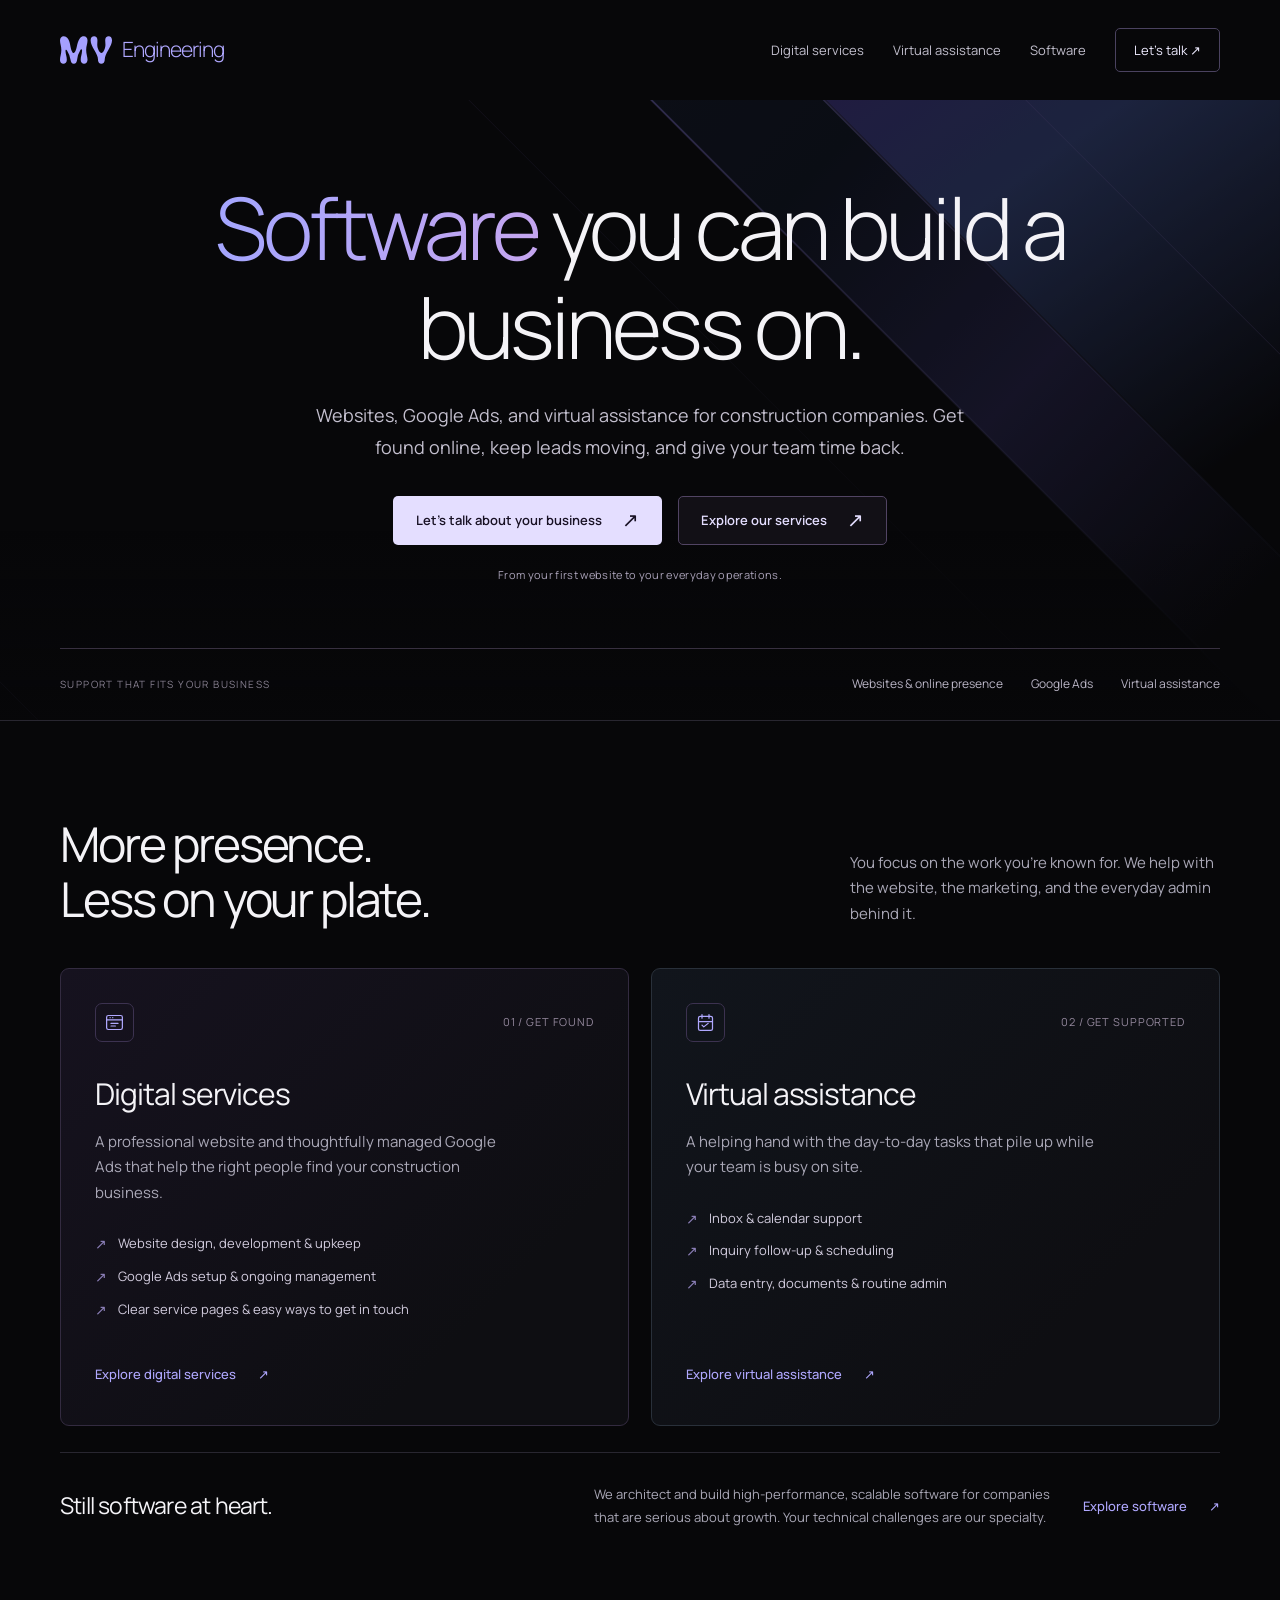
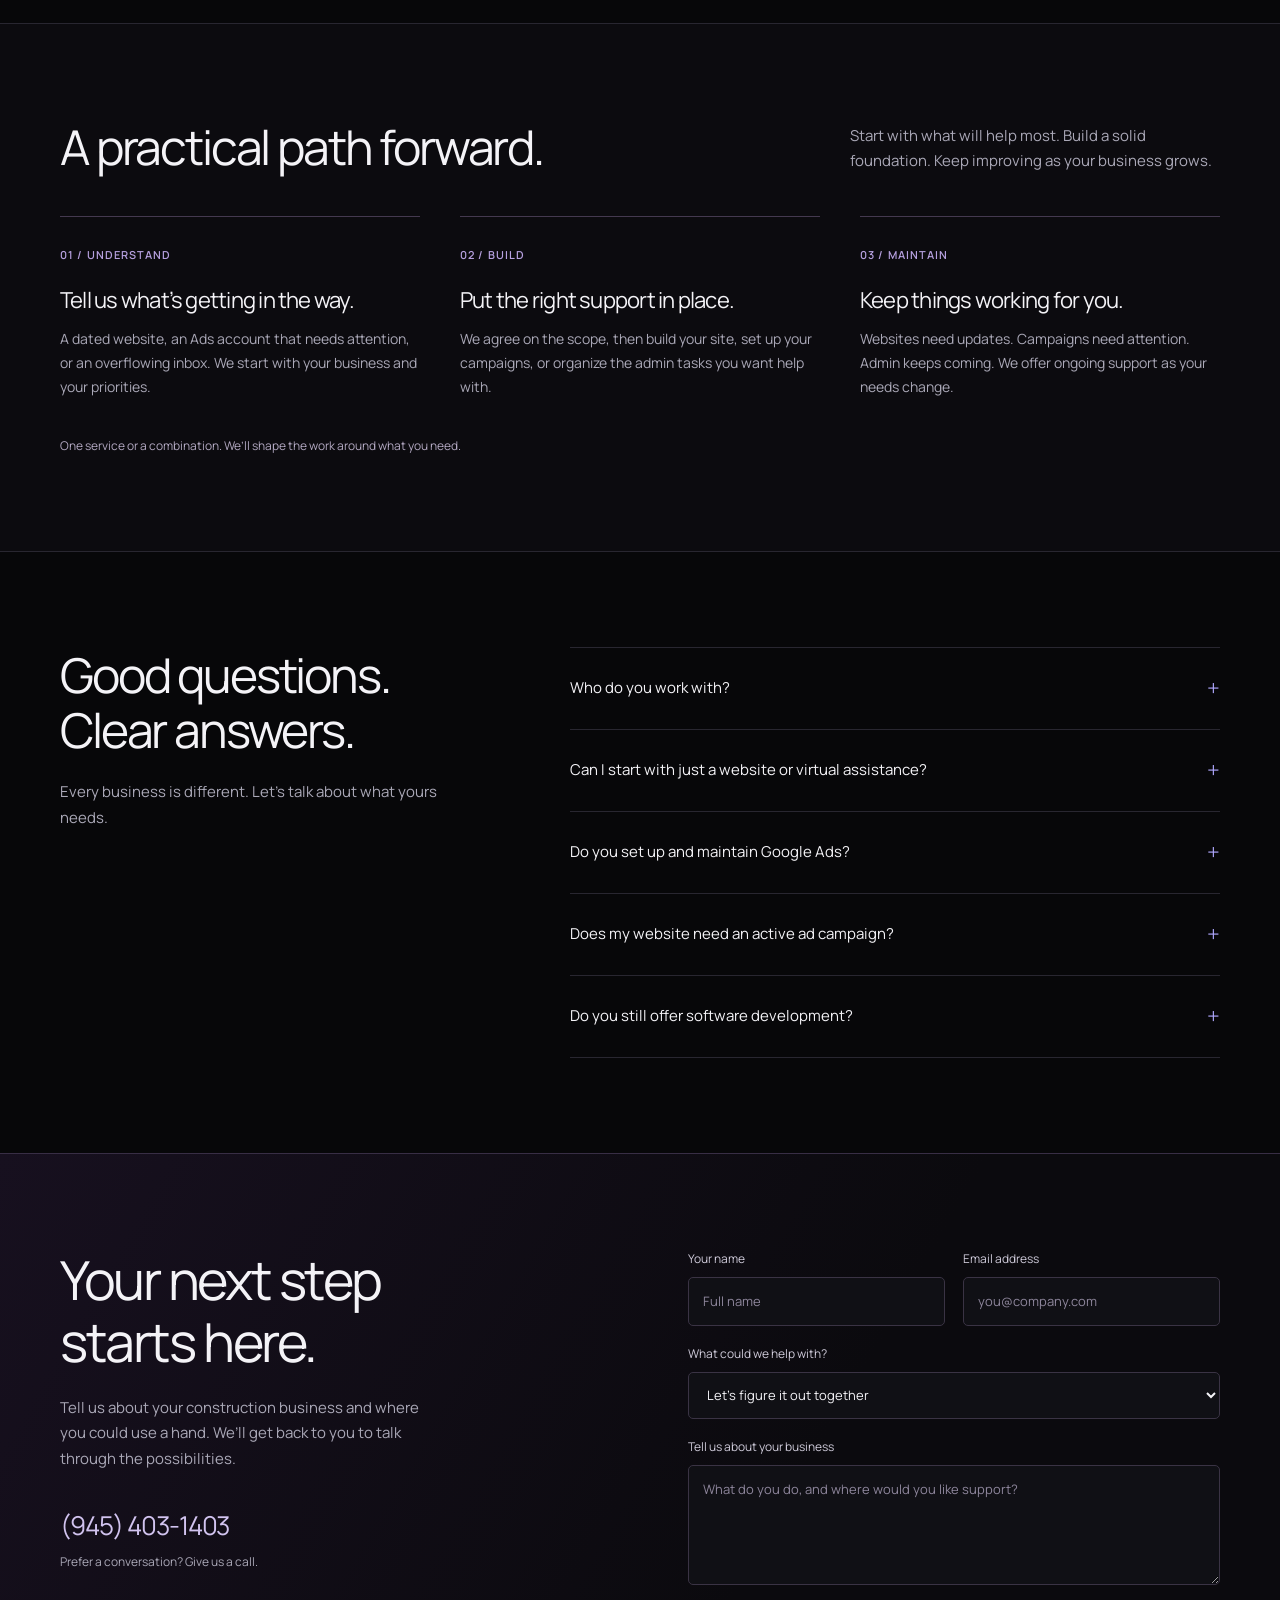
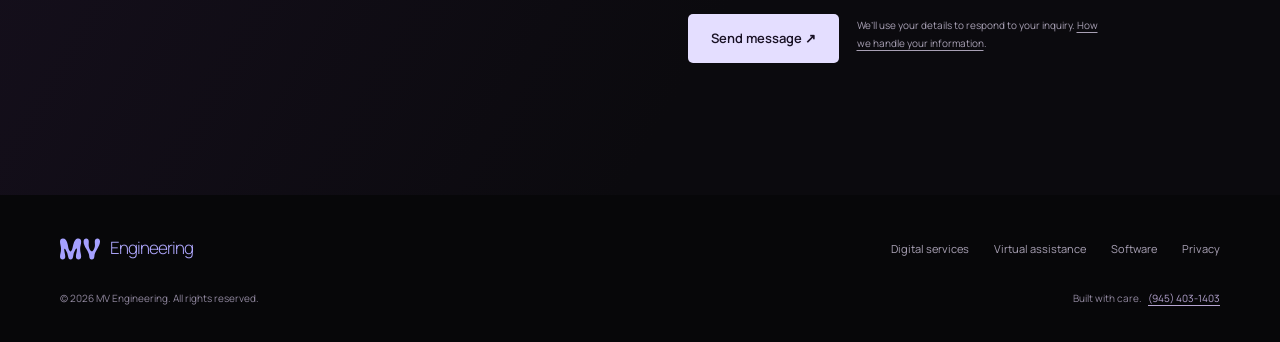
<file: index.html>
<!doctype html>
<html lang="en"><head>
<meta charset="utf-8"><meta name="viewport" content="width=device-width,initial-scale=1"><meta name="theme-color" content="#070709">
<title>Construction Websites, Google Ads &amp; VA | MV Engineering</title><meta name="description" content="Websites, Google Ads setup and management, and virtual assistance for small and midsize construction companies. Build your web presence with MV Engineering."><meta name="robots" content="index,follow,max-image-preview:large">
<link rel="canonical" href="https://mvengineering.dev/"><link rel="icon" type="image/svg+xml" href="/assets/logo.svg">
<link rel="preload" as="font" type="font/woff2" href="/assets/manrope-latin.woff2" crossorigin><link rel="stylesheet" href="/assets/site.css">
<meta property="og:type" content="website"><meta property="og:site_name" content="MV Engineering"><meta property="og:locale" content="en_US"><meta property="og:title" content="Construction Websites, Google Ads &amp; VA | MV Engineering"><meta property="og:description" content="Websites, Google Ads setup and management, and virtual assistance for small and midsize construction companies. Build your web presence with MV Engineering."><meta property="og:url" content="https://mvengineering.dev/"><meta property="og:image" content="https://mvengineering.dev/social-card.png"><meta property="og:image:width" content="1200"><meta property="og:image:height" content="630"><meta property="og:image:alt" content="MV Engineering — websites, Google Ads and virtual assistance for construction businesses."><meta name="twitter:card" content="summary_large_image">
<script type="application/ld+json">[{"@context":"https://schema.org","@type":"Organization","@id":"https://mvengineering.dev/#organization","name":"MV Engineering","url":"https://mvengineering.dev/","logo":"https://mvengineering.dev/assets/logo.svg","telephone":"+19454031403","description":"Websites, Google Ads setup and management, virtual assistance, and software services for small and midsize construction businesses.","hasOfferCatalog":{"@type":"OfferCatalog","name":"MV Engineering services","itemListElement":[{"@type":"OfferCatalog","name":"Digital services","itemListElement":[{"@type":"Service","name":"Construction company websites","url":"https://mvengineering.dev/construction-digital-services/"},{"@type":"Service","name":"Google Ads setup and management","url":"https://mvengineering.dev/construction-digital-services/"}]},{"@type":"Service","name":"Virtual assistance for construction businesses","url":"https://mvengineering.dev/virtual-assistance/"},{"@type":"Service","name":"Software and automation","url":"https://mvengineering.dev/software/"}]}},{"@context":"https://schema.org","@type":"WebPage","@id":"https://mvengineering.dev/#webpage","url":"https://mvengineering.dev/","name":"Construction Websites, Google Ads & VA | MV Engineering","description":"Websites, Google Ads setup and management, and virtual assistance for small and midsize construction companies. Build your web presence with MV Engineering.","isPartOf":{"@id":"https://mvengineering.dev/#website"},"about":{"@id":"https://mvengineering.dev/#organization"}},{"@context":"https://schema.org","@type":"WebSite","@id":"https://mvengineering.dev/#website","name":"MV Engineering","url":"https://mvengineering.dev/","publisher":{"@id":"https://mvengineering.dev/#organization"}}]</script><script src="/assets/site.js" defer></script>
</head><body><a class="skip-link" href="#main">Skip to content</a><header class="header container"><a class="brand" href="/" aria-label="MV Engineering home"><img src="/assets/logo.svg" width="52" height="28" alt=""><span>Engineering</span></a><button class="menu-toggle" type="button" aria-expanded="false" aria-controls="navigation">Menu <span aria-hidden="true">☰</span></button><nav id="navigation" class="nav" aria-label="Main navigation"><a href="/construction-digital-services/">Digital services</a><a href="/virtual-assistance/">Virtual assistance</a><a href="/software/">Software</a><a class="nav-contact" href="/#contact">Let’s talk <span aria-hidden="true">↗</span></a></nav></header><main id="main"><div class="hero-wrap"><div class="hero-art" aria-hidden="true"></div><section class="hero container"><h1><span class="gradient-text">Software</span> you can build a business on.</h1><p class="intro">Websites, Google Ads, and virtual assistance for construction companies. Get found online, keep leads moving, and give your team time back.</p><div class="actions"><a class="button" href="#contact">Let’s talk about your business<span class="arrow" aria-hidden="true">↗</span></a><a class="button secondary" href="#services">Explore our services<span class="arrow" aria-hidden="true">↗</span></a></div><p class="hero-note">From your first website to your everyday operations.</p></section><div class="hero-bottom container"><span class="label">Support that fits your business</span><div class="items"><span>Websites &amp; online presence</span><span>Google Ads</span><span>Virtual assistance</span></div></div></div>
<section class="section container" id="services"><div class="section-top"><div><h2>More presence.<br>Less on your plate.</h2></div><p>You focus on the work you’re known for. We help with the website, the marketing, and the everyday admin behind it.</p></div><div class="services-grid"><article class="service-card"><div class="card-top"><span class="icon-box" aria-hidden="true"><svg viewBox="0 0 24 24" fill="none" stroke="currentColor" stroke-width="1.4" stroke-linecap="round" stroke-linejoin="round"><rect x="3" y="4" width="18" height="16" rx="2"/><path d="M3 9h18M7 6.5h.01M10 6.5h.01M8 13h8M8 16h5"/></svg></span><span class="service-number">01 / GET FOUND</span></div><h3>Digital services</h3><p>A professional website and thoughtfully managed Google Ads that help the right people find your construction business.</p><ul class="service-list"><li>Website design, development &amp; upkeep</li><li>Google Ads setup &amp; ongoing management</li><li>Clear service pages &amp; easy ways to get in touch</li></ul><a class="text-link" href="/construction-digital-services/">Explore digital services <span class="arrow" aria-hidden="true">↗</span></a></article><article class="service-card va"><div class="card-top"><span class="icon-box" aria-hidden="true"><svg viewBox="0 0 24 24" fill="none" stroke="currentColor" stroke-width="1.4" stroke-linecap="round" stroke-linejoin="round"><rect x="4" y="5" width="16" height="16" rx="2"/><path d="M8 3v4M16 3v4M4 11h16M8 15l2 2 5-4"/></svg></span><span class="service-number">02 / GET SUPPORTED</span></div><h3>Virtual assistance</h3><p>A helping hand with the day-to-day tasks that pile up while your team is busy on site.</p><ul class="service-list"><li>Inbox &amp; calendar support</li><li>Inquiry follow-up &amp; scheduling</li><li>Data entry, documents &amp; routine admin</li></ul><a class="text-link" href="/virtual-assistance/">Explore virtual assistance <span class="arrow" aria-hidden="true">↗</span></a></article></div><div class="software-strip"><div><h3>Still software at heart.</h3></div><p>We architect and build high-performance, scalable software for companies that are serious about growth. Your technical challenges are our specialty.</p><a class="text-link" href="/software/">Explore software <span class="arrow" aria-hidden="true">↗</span></a></div></section>
<section class="section process"><div class="container"><div class="section-top"><div><h2>A practical path forward.</h2></div><p>Start with what will help most. Build a solid foundation. Keep improving as your business grows.</p></div><div class="steps"><article class="step"><span class="step-num">01 / UNDERSTAND</span><h3>Tell us what’s getting in the way.</h3><p>A dated website, an Ads account that needs attention, or an overflowing inbox. We start with your business and your priorities.</p></article><article class="step"><span class="step-num">02 / BUILD</span><h3>Put the right support in place.</h3><p>We agree on the scope, then build your site, set up your campaigns, or organize the admin tasks you want help with.</p></article><article class="step"><span class="step-num">03 / MAINTAIN</span><h3>Keep things working for you.</h3><p>Websites need updates. Campaigns need attention. Admin keeps coming. We offer ongoing support as your needs change.</p></article></div><p class="process-note">One service or a combination. We’ll shape the work around what you need.</p></div></section>
<section class="section container"><div class="faq-layout"><div><h2>Good questions.<br>Clear answers.</h2><p>Every business is different. Let’s talk about what yours needs.</p></div><div class="faq-list"><details><summary>Who do you work with?</summary><p>Our focus is small and midsize construction companies: contractors, builders, remodelers, and trade businesses that need a stronger web presence or help with everyday operations.</p></details><details><summary>Can I start with just a website or virtual assistance?</summary><p>Yes. Digital services and virtual assistance are available separately. You can start with the support you need now and add more when it makes sense.</p></details><details><summary>Do you set up and maintain Google Ads?</summary><p>Yes. We help with campaign setup and ongoing management, including keywords, service areas, ad copy, and campaign adjustments. We discuss your goals and budget before deciding how to approach the account.</p></details><details><summary>Does my website need an active ad campaign?</summary><p>No. Your website is built to be useful, fast, mobile-friendly, and understandable to search engines on its own. Google Ads is a separate service you can add when it fits your goals.</p></details><details><summary>Do you still offer software development?</summary><p>Yes. Software remains part of MV Engineering. We can help with custom tools, integrations, and practical automation when your business needs more than a website.</p></details></div></div></section>
<section class="section contact" id="contact"><div class="container contact-layout"><div class="contact-copy"><h2>Your next step<br>starts here.</h2><p>Tell us about your construction business and where you could use a hand. We’ll get back to you to talk through the possibilities.</p><a class="contact-phone" href="tel:+19454031403">(945) 403-1403</a><p class="contact-small">Prefer a conversation? Give us a call.</p></div><div><form id="contact-form"><div class="form-grid"><div class="field"><label for="name">Your name</label><input id="name" name="name" autocomplete="name" placeholder="Full name" required maxlength="120"></div><div class="field"><label for="email">Email address</label><input id="email" name="email" type="email" autocomplete="email" placeholder="you@company.com" required maxlength="254"></div><div class="field full"><label for="service">What could we help with?</label><select id="service" name="service"><option value="Not sure yet">Let’s figure it out together</option><option>Website &amp; online presence</option><option>Google Ads setup &amp; management</option><option>Virtual assistance</option><option>Software &amp; automation</option><option>More than one service</option></select></div><div class="field full"><label for="message">Tell us about your business</label><textarea id="message" name="message" rows="4" placeholder="What do you do, and where would you like support?" required maxlength="5000"></textarea></div><div class="honeypot" aria-hidden="true"><label for="website">Leave this field empty</label><input id="website" name="website" tabindex="-1" autocomplete="off"></div></div><div class="form-submit"><button class="button" type="submit" disabled>Send message ↗</button><p class="form-disclosure">We’ll use your details to respond to your inquiry. <a href="/privacy/">How we handle your information</a>.</p></div><p id="form-status" class="status" role="status" aria-live="polite" aria-atomic="true"></p><noscript><p>Please enable JavaScript to send the form, or call <a href="tel:+19454031403">(945) 403-1403</a>.</p></noscript></form></div></div></section></main><footer class="footer"><div class="container"><div class="footer-top"><a class="brand" href="/" aria-label="MV Engineering home"><img src="/assets/logo.svg" width="52" height="28" alt=""><span>Engineering</span></a><nav class="footer-links" aria-label="Footer navigation"><a href="/construction-digital-services/">Digital services</a><a href="/virtual-assistance/">Virtual assistance</a><a href="/software/">Software</a><a href="/privacy/">Privacy</a></nav></div><div class="footer-bottom"><span>© <span data-year>2026</span> MV Engineering. All rights reserved.</span><span>Built with care. &nbsp; <a href="tel:+19454031403">(945) 403-1403</a></span></div></div></footer></body></html>
</file>
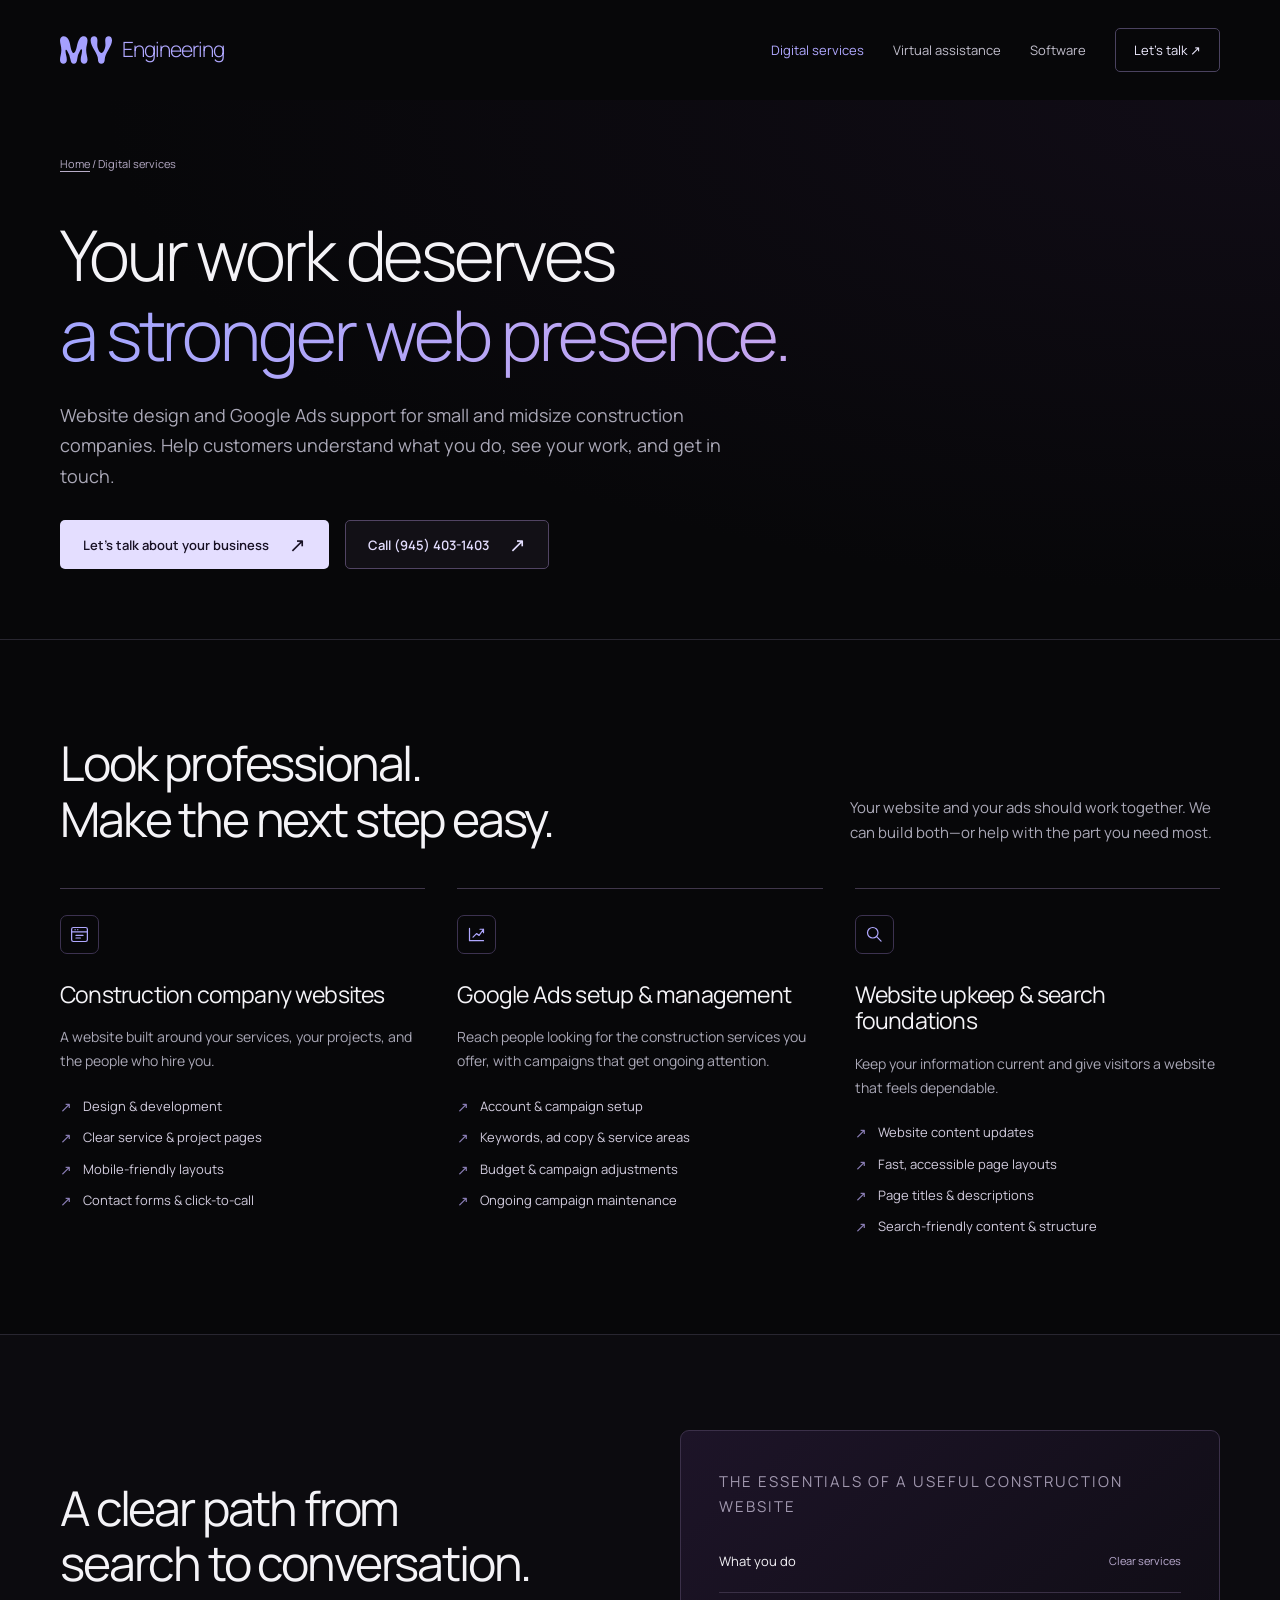
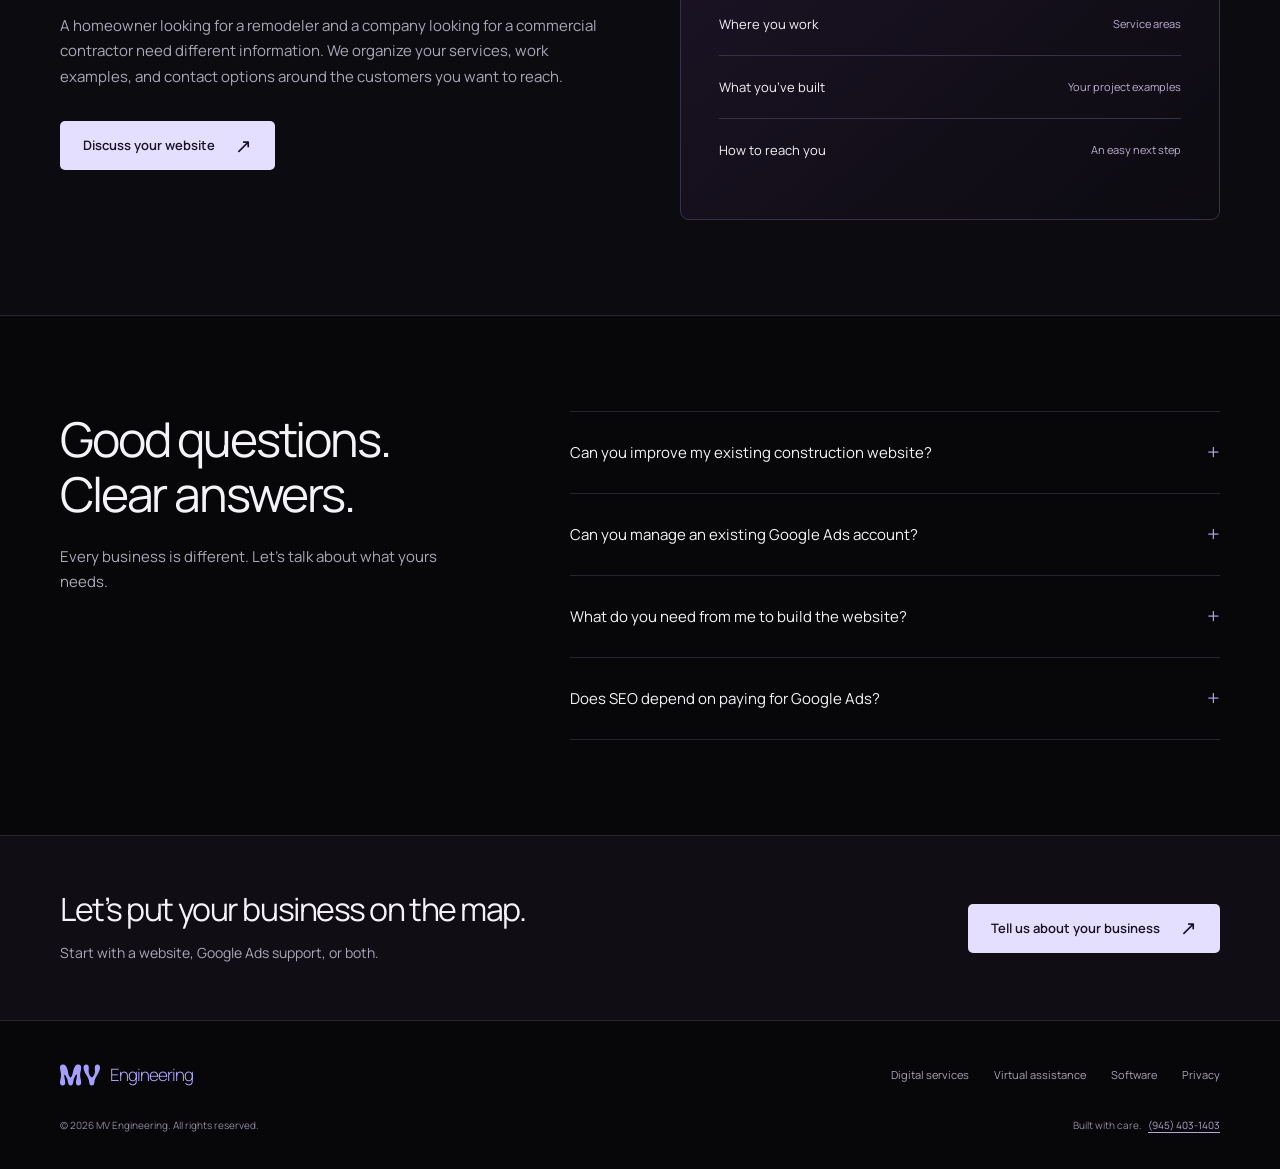
<file: construction-digital-services/index.html>
<!doctype html>
<html lang="en"><head>
<meta charset="utf-8"><meta name="viewport" content="width=device-width,initial-scale=1"><meta name="theme-color" content="#070709">
<title>Construction Websites &amp; Google Ads | MV Engineering</title><meta name="description" content="Website design, website maintenance, and Google Ads setup and management for construction companies. A stronger online presence, built around your business."><meta name="robots" content="index,follow,max-image-preview:large">
<link rel="canonical" href="https://mvengineering.dev/construction-digital-services/"><link rel="icon" type="image/svg+xml" href="/assets/logo.svg">
<link rel="preload" as="font" type="font/woff2" href="/assets/manrope-latin.woff2" crossorigin><link rel="stylesheet" href="/assets/site.css">
<meta property="og:type" content="website"><meta property="og:site_name" content="MV Engineering"><meta property="og:locale" content="en_US"><meta property="og:title" content="Construction Websites &amp; Google Ads | MV Engineering"><meta property="og:description" content="Website design, website maintenance, and Google Ads setup and management for construction companies. A stronger online presence, built around your business."><meta property="og:url" content="https://mvengineering.dev/construction-digital-services/"><meta property="og:image" content="https://mvengineering.dev/social-card.png"><meta property="og:image:width" content="1200"><meta property="og:image:height" content="630"><meta property="og:image:alt" content="MV Engineering — websites, Google Ads and virtual assistance for construction businesses."><meta name="twitter:card" content="summary_large_image">
<script type="application/ld+json">[{"@context":"https://schema.org","@type":"Organization","@id":"https://mvengineering.dev/#organization","name":"MV Engineering","url":"https://mvengineering.dev/","logo":"https://mvengineering.dev/assets/logo.svg","telephone":"+19454031403","description":"Websites, Google Ads setup and management, virtual assistance, and software services for small and midsize construction businesses.","hasOfferCatalog":{"@type":"OfferCatalog","name":"MV Engineering services","itemListElement":[{"@type":"OfferCatalog","name":"Digital services","itemListElement":[{"@type":"Service","name":"Construction company websites","url":"https://mvengineering.dev/construction-digital-services/"},{"@type":"Service","name":"Google Ads setup and management","url":"https://mvengineering.dev/construction-digital-services/"}]},{"@type":"Service","name":"Virtual assistance for construction businesses","url":"https://mvengineering.dev/virtual-assistance/"},{"@type":"Service","name":"Software and automation","url":"https://mvengineering.dev/software/"}]}},{"@context":"https://schema.org","@type":"WebPage","@id":"https://mvengineering.dev/construction-digital-services/#webpage","url":"https://mvengineering.dev/construction-digital-services/","name":"Construction Websites & Google Ads | MV Engineering","description":"Website design, website maintenance, and Google Ads setup and management for construction companies. A stronger online presence, built around your business.","isPartOf":{"@id":"https://mvengineering.dev/#website"},"about":{"@id":"https://mvengineering.dev/#organization"}},{"@context":"https://schema.org","@type":"Service","name":"Websites and Google Ads for construction companies","description":"Website design, website maintenance, and Google Ads setup and management for construction companies. A stronger online presence, built around your business.","url":"https://mvengineering.dev/construction-digital-services/","provider":{"@id":"https://mvengineering.dev/#organization"}}]</script><script src="/assets/site.js" defer></script>
</head><body><a class="skip-link" href="#main">Skip to content</a><header class="header container"><a class="brand" href="/" aria-label="MV Engineering home"><img src="/assets/logo.svg" width="52" height="28" alt=""><span>Engineering</span></a><button class="menu-toggle" type="button" aria-expanded="false" aria-controls="navigation">Menu <span aria-hidden="true">☰</span></button><nav id="navigation" class="nav" aria-label="Main navigation"><a href="/construction-digital-services/" aria-current="page">Digital services</a><a href="/virtual-assistance/">Virtual assistance</a><a href="/software/">Software</a><a class="nav-contact" href="/#contact">Let’s talk <span aria-hidden="true">↗</span></a></nav></header><main id="main"><section class="subhero"><div class="container"><p class="breadcrumb"><a href="/">Home</a> <span aria-hidden="true">/</span> Digital services</p><h1>Your work deserves<br><span class="gradient-text">a stronger web presence.</span></h1><p class="intro">Website design and Google Ads support for small and midsize construction companies. Help customers understand what you do, see your work, and get in touch.</p><div class="actions"><a class="button" href="/#contact">Let’s talk about your business<span class="arrow" aria-hidden="true">↗</span></a><a class="button secondary" href="tel:+19454031403">Call (945) 403-1403<span class="arrow" aria-hidden="true">↗</span></a></div></div></section>
<section class="section container"><div class="section-top"><div><h2>Look professional.<br>Make the next step easy.</h2></div><p>Your website and your ads should work together. We can build both—or help with the part you need most.</p></div><div class="detail-grid"><article class="detail-card"><span class="icon-box" aria-hidden="true"><svg viewBox="0 0 24 24" fill="none" stroke="currentColor" stroke-width="1.4" stroke-linecap="round" stroke-linejoin="round"><rect x="3" y="4" width="18" height="16" rx="2"/><path d="M3 9h18M7 6.5h.01M10 6.5h.01M8 13h8M8 16h5"/></svg></span><h3>Construction company websites</h3><p>A website built around your services, your projects, and the people who hire you.</p><ul class="service-list"><li>Design &amp; development</li><li>Clear service &amp; project pages</li><li>Mobile-friendly layouts</li><li>Contact forms &amp; click-to-call</li></ul></article><article class="detail-card"><span class="icon-box" aria-hidden="true"><svg viewBox="0 0 24 24" fill="none" stroke="currentColor" stroke-width="1.4" stroke-linecap="round" stroke-linejoin="round"><path d="M4 19V5M4 19h16M8 15l4-4 3 2 5-7M16 6h4v4"/></svg></span><h3>Google Ads setup &amp; management</h3><p>Reach people looking for the construction services you offer, with campaigns that get ongoing attention.</p><ul class="service-list"><li>Account &amp; campaign setup</li><li>Keywords, ad copy &amp; service areas</li><li>Budget &amp; campaign adjustments</li><li>Ongoing campaign maintenance</li></ul></article><article class="detail-card"><span class="icon-box" aria-hidden="true"><svg viewBox="0 0 24 24" fill="none" stroke="currentColor" stroke-width="1.4" stroke-linecap="round" stroke-linejoin="round"><circle cx="10" cy="10" r="6"/><path d="m14.5 14.5 5 5"/></svg></span><h3>Website upkeep &amp; search foundations</h3><p>Keep your information current and give visitors a website that feels dependable.</p><ul class="service-list"><li>Website content updates</li><li>Fast, accessible page layouts</li><li>Page titles &amp; descriptions</li><li>Search-friendly content &amp; structure</li></ul></article></div></section>
<section class="section process"><div class="container split"><div><h2>A clear path from<br>search to conversation.</h2><p>A homeowner looking for a remodeler and a company looking for a commercial contractor need different information. We organize your services, work examples, and contact options around the customers you want to reach.</p><div class="actions"><a class="button" href="/#contact">Discuss your website<span class="arrow" aria-hidden="true">↗</span></a></div></div><div class="statement"><p class="small-label">The essentials of a useful construction website</p><div class="line"><span>What you do</span><span>Clear services</span></div><div class="line"><span>Where you work</span><span>Service areas</span></div><div class="line"><span>What you’ve built</span><span>Your project examples</span></div><div class="line"><span>How to reach you</span><span>An easy next step</span></div></div></div></section>
<section class="section container"><div class="faq-layout"><div><h2>Good questions.<br>Clear answers.</h2><p>Every business is different. Let’s talk about what yours needs.</p></div><div class="faq-list"><details><summary>Can you improve my existing construction website?</summary><p>Yes. We can discuss updates to an existing website or a rebuild, depending on its current condition and what your business needs.</p></details><details><summary>Can you manage an existing Google Ads account?</summary><p>Yes. We can help with an existing account as well as a new setup. We first review the goals, current campaigns, service areas, and budget.</p></details><details><summary>What do you need from me to build the website?</summary><p>Your services, service areas, business contact details, and any branding or project photos you want to use. We’ll discuss the content and priorities before starting.</p></details><details><summary>Does SEO depend on paying for Google Ads?</summary><p>No. Your site’s search foundations are part of the website work. Google Ads campaigns are a separate way to reach potential customers; you do not need an active campaign to have a search-friendly website.</p></details></div></div></section><section class="cta-band"><div class="container"><div><h2>Let’s put your business on the map.</h2><p>Start with a website, Google Ads support, or both.</p></div><a class="button" href="/#contact">Tell us about your business<span class="arrow" aria-hidden="true">↗</span></a></div></section></main><footer class="footer"><div class="container"><div class="footer-top"><a class="brand" href="/" aria-label="MV Engineering home"><img src="/assets/logo.svg" width="52" height="28" alt=""><span>Engineering</span></a><nav class="footer-links" aria-label="Footer navigation"><a href="/construction-digital-services/">Digital services</a><a href="/virtual-assistance/">Virtual assistance</a><a href="/software/">Software</a><a href="/privacy/">Privacy</a></nav></div><div class="footer-bottom"><span>© <span data-year>2026</span> MV Engineering. All rights reserved.</span><span>Built with care. &nbsp; <a href="tel:+19454031403">(945) 403-1403</a></span></div></div></footer></body></html>
</file>
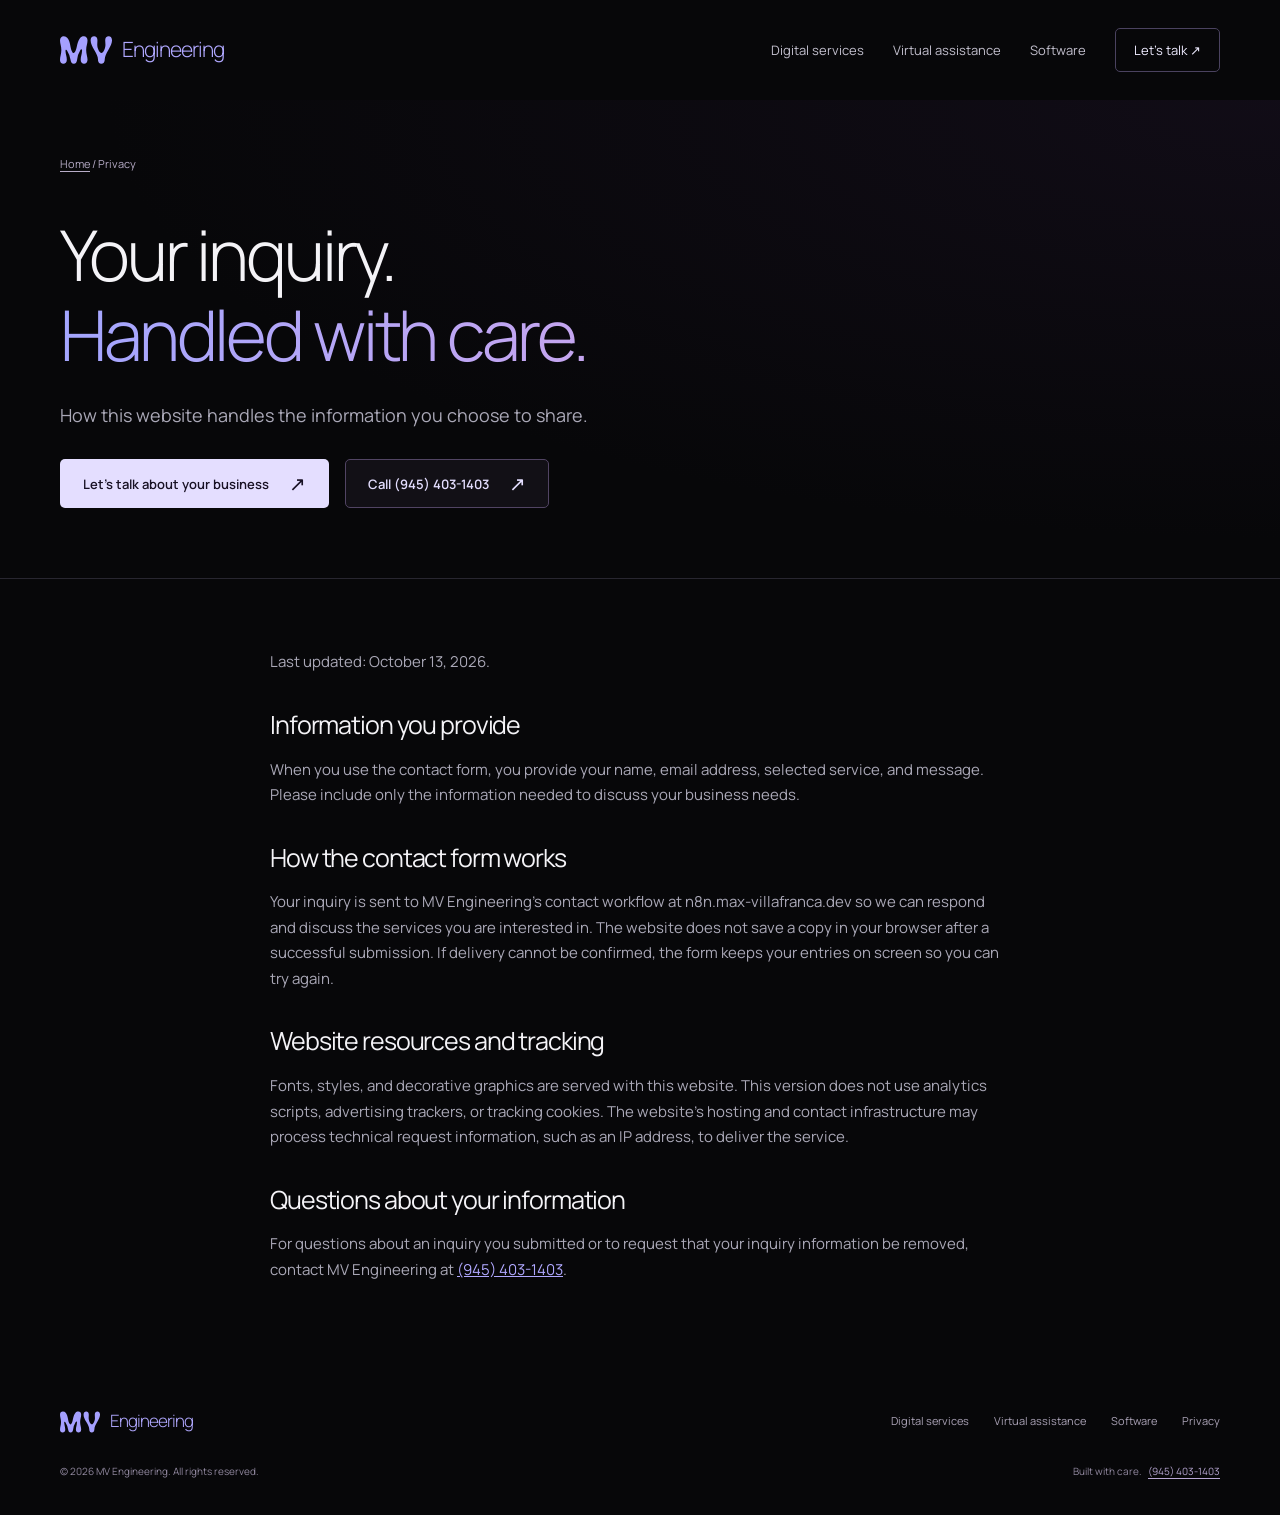
<file: privacy/index.html>
<!doctype html>
<html lang="en"><head>
<meta charset="utf-8"><meta name="viewport" content="width=device-width,initial-scale=1"><meta name="theme-color" content="#070709">
<title>Privacy | MV Engineering</title><meta name="description" content="Learn how MV Engineering handles your contact inquiry and the information you choose to share through this website."><meta name="robots" content="index,follow,max-image-preview:large">
<link rel="canonical" href="https://mvengineering.dev/privacy/"><link rel="icon" type="image/svg+xml" href="/assets/logo.svg">
<link rel="preload" as="font" type="font/woff2" href="/assets/manrope-latin.woff2" crossorigin><link rel="stylesheet" href="/assets/site.css">
<meta property="og:type" content="website"><meta property="og:site_name" content="MV Engineering"><meta property="og:locale" content="en_US"><meta property="og:title" content="Privacy | MV Engineering"><meta property="og:description" content="Learn how MV Engineering handles your contact inquiry and the information you choose to share through this website."><meta property="og:url" content="https://mvengineering.dev/privacy/"><meta property="og:image" content="https://mvengineering.dev/social-card.png"><meta property="og:image:width" content="1200"><meta property="og:image:height" content="630"><meta property="og:image:alt" content="MV Engineering — websites, Google Ads and virtual assistance for construction businesses."><meta name="twitter:card" content="summary_large_image">
<script type="application/ld+json">[{"@context":"https://schema.org","@type":"Organization","@id":"https://mvengineering.dev/#organization","name":"MV Engineering","url":"https://mvengineering.dev/","logo":"https://mvengineering.dev/assets/logo.svg","telephone":"+19454031403","description":"Websites, Google Ads setup and management, virtual assistance, and software services for small and midsize construction businesses.","hasOfferCatalog":{"@type":"OfferCatalog","name":"MV Engineering services","itemListElement":[{"@type":"OfferCatalog","name":"Digital services","itemListElement":[{"@type":"Service","name":"Construction company websites","url":"https://mvengineering.dev/construction-digital-services/"},{"@type":"Service","name":"Google Ads setup and management","url":"https://mvengineering.dev/construction-digital-services/"}]},{"@type":"Service","name":"Virtual assistance for construction businesses","url":"https://mvengineering.dev/virtual-assistance/"},{"@type":"Service","name":"Software and automation","url":"https://mvengineering.dev/software/"}]}},{"@context":"https://schema.org","@type":"WebPage","@id":"https://mvengineering.dev/privacy/#webpage","url":"https://mvengineering.dev/privacy/","name":"Privacy | MV Engineering","description":"Learn how MV Engineering handles your contact inquiry and the information you choose to share through this website.","isPartOf":{"@id":"https://mvengineering.dev/#website"},"about":{"@id":"https://mvengineering.dev/#organization"}}]</script><script src="/assets/site.js" defer></script>
</head><body><a class="skip-link" href="#main">Skip to content</a><header class="header container"><a class="brand" href="/" aria-label="MV Engineering home"><img src="/assets/logo.svg" width="52" height="28" alt=""><span>Engineering</span></a><button class="menu-toggle" type="button" aria-expanded="false" aria-controls="navigation">Menu <span aria-hidden="true">☰</span></button><nav id="navigation" class="nav" aria-label="Main navigation"><a href="/construction-digital-services/">Digital services</a><a href="/virtual-assistance/">Virtual assistance</a><a href="/software/">Software</a><a class="nav-contact" href="/#contact">Let’s talk <span aria-hidden="true">↗</span></a></nav></header><main id="main"><section class="subhero"><div class="container"><p class="breadcrumb"><a href="/">Home</a> <span aria-hidden="true">/</span> Privacy</p><h1>Your inquiry.<br><span class="gradient-text">Handled with care.</span></h1><p class="intro">How this website handles the information you choose to share.</p><div class="actions"><a class="button" href="/#contact">Let’s talk about your business<span class="arrow" aria-hidden="true">↗</span></a><a class="button secondary" href="tel:+19454031403">Call (945) 403-1403<span class="arrow" aria-hidden="true">↗</span></a></div></div></section>
<article class="prose container"><p>Last updated: October 13, 2026.</p><h2>Information you provide</h2><p>When you use the contact form, you provide your name, email address, selected service, and message. Please include only the information needed to discuss your business needs.</p><h2>How the contact form works</h2><p>Your inquiry is sent to MV Engineering’s contact workflow at n8n.max-villafranca.dev so we can respond and discuss the services you are interested in. The website does not save a copy in your browser after a successful submission. If delivery cannot be confirmed, the form keeps your entries on screen so you can try again.</p><h2>Website resources and tracking</h2><p>Fonts, styles, and decorative graphics are served with this website. This version does not use analytics scripts, advertising trackers, or tracking cookies. The website’s hosting and contact infrastructure may process technical request information, such as an IP address, to deliver the service.</p><h2>Questions about your information</h2><p>For questions about an inquiry you submitted or to request that your inquiry information be removed, contact MV Engineering at <a href="tel:+19454031403">(945) 403-1403</a>.</p></article></main><footer class="footer"><div class="container"><div class="footer-top"><a class="brand" href="/" aria-label="MV Engineering home"><img src="/assets/logo.svg" width="52" height="28" alt=""><span>Engineering</span></a><nav class="footer-links" aria-label="Footer navigation"><a href="/construction-digital-services/">Digital services</a><a href="/virtual-assistance/">Virtual assistance</a><a href="/software/">Software</a><a href="/privacy/">Privacy</a></nav></div><div class="footer-bottom"><span>© <span data-year>2026</span> MV Engineering. All rights reserved.</span><span>Built with care. &nbsp; <a href="tel:+19454031403">(945) 403-1403</a></span></div></div></footer></body></html>
</file>
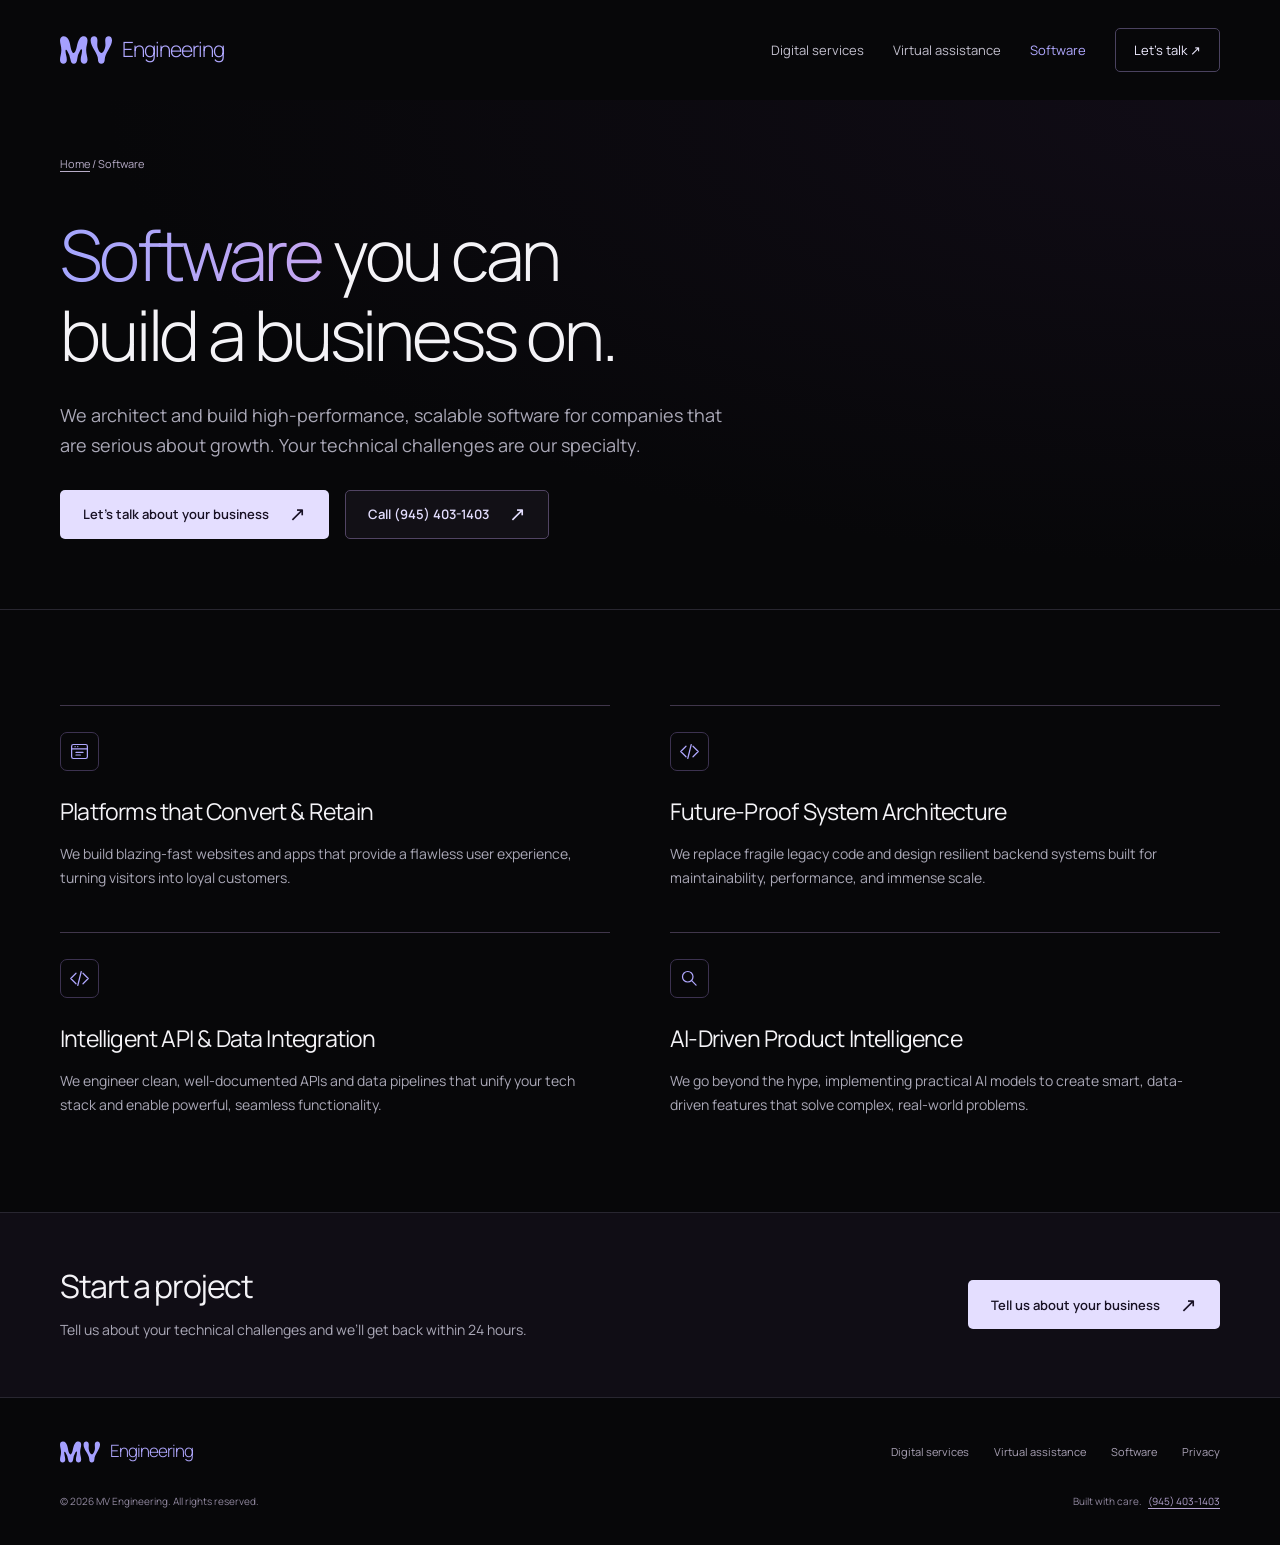
<file: software/index.html>
<!doctype html>
<html lang="en"><head>
<meta charset="utf-8"><meta name="viewport" content="width=device-width,initial-scale=1"><meta name="theme-color" content="#070709">
<title>MV Engineering | Software you can build a business on</title><meta name="description" content="We architect and build high-performance, scalable software for companies that are serious about growth. Future-proof system architecture, AI, and API integrations."><meta name="robots" content="index,follow,max-image-preview:large">
<link rel="canonical" href="https://mvengineering.dev/software/"><link rel="icon" type="image/svg+xml" href="/assets/logo.svg">
<link rel="preload" as="font" type="font/woff2" href="/assets/manrope-latin.woff2" crossorigin><link rel="stylesheet" href="/assets/site.css">
<meta property="og:type" content="website"><meta property="og:site_name" content="MV Engineering"><meta property="og:locale" content="en_US"><meta property="og:title" content="MV Engineering | Software you can build a business on"><meta property="og:description" content="We architect and build high-performance, scalable software for companies that are serious about growth. Future-proof system architecture, AI, and API integrations."><meta property="og:url" content="https://mvengineering.dev/software/"><meta property="og:image" content="https://mvengineering.dev/social-card.png"><meta property="og:image:width" content="1200"><meta property="og:image:height" content="630"><meta property="og:image:alt" content="MV Engineering — websites, Google Ads and virtual assistance for construction businesses."><meta name="twitter:card" content="summary_large_image">
<script type="application/ld+json">[{"@context":"https://schema.org","@type":"Organization","@id":"https://mvengineering.dev/#organization","name":"MV Engineering","url":"https://mvengineering.dev/","logo":"https://mvengineering.dev/assets/logo.svg","telephone":"+19454031403","description":"Websites, Google Ads setup and management, virtual assistance, and software services for small and midsize construction businesses.","hasOfferCatalog":{"@type":"OfferCatalog","name":"MV Engineering services","itemListElement":[{"@type":"OfferCatalog","name":"Digital services","itemListElement":[{"@type":"Service","name":"Construction company websites","url":"https://mvengineering.dev/construction-digital-services/"},{"@type":"Service","name":"Google Ads setup and management","url":"https://mvengineering.dev/construction-digital-services/"}]},{"@type":"Service","name":"Virtual assistance for construction businesses","url":"https://mvengineering.dev/virtual-assistance/"},{"@type":"Service","name":"Software and automation","url":"https://mvengineering.dev/software/"}]}},{"@context":"https://schema.org","@type":"WebPage","@id":"https://mvengineering.dev/software/#webpage","url":"https://mvengineering.dev/software/","name":"MV Engineering | Software you can build a business on","description":"We architect and build high-performance, scalable software for companies that are serious about growth. Future-proof system architecture, AI, and API integrations.","isPartOf":{"@id":"https://mvengineering.dev/#website"},"about":{"@id":"https://mvengineering.dev/#organization"}},{"@context":"https://schema.org","@type":"Service","name":"Software engineering, architecture, API integrations, and AI","description":"We architect and build high-performance, scalable software for companies that are serious about growth. Future-proof system architecture, AI, and API integrations.","url":"https://mvengineering.dev/software/","provider":{"@id":"https://mvengineering.dev/#organization"}}]</script><script src="/assets/site.js" defer></script>
</head><body><a class="skip-link" href="#main">Skip to content</a><header class="header container"><a class="brand" href="/" aria-label="MV Engineering home"><img src="/assets/logo.svg" width="52" height="28" alt=""><span>Engineering</span></a><button class="menu-toggle" type="button" aria-expanded="false" aria-controls="navigation">Menu <span aria-hidden="true">☰</span></button><nav id="navigation" class="nav" aria-label="Main navigation"><a href="/construction-digital-services/">Digital services</a><a href="/virtual-assistance/">Virtual assistance</a><a href="/software/" aria-current="page">Software</a><a class="nav-contact" href="/#contact">Let’s talk <span aria-hidden="true">↗</span></a></nav></header><main id="main"><section class="subhero"><div class="container"><p class="breadcrumb"><a href="/">Home</a> <span aria-hidden="true">/</span> Software</p><h1><span class="software-headline"><span class="gradient-text">Software</span> you can<br>build a business on.</span></h1><p class="intro">We architect and build high-performance, scalable software for companies that are serious about growth. Your technical challenges are our specialty.</p><div class="actions"><a class="button" href="/#contact">Let’s talk about your business<span class="arrow" aria-hidden="true">↗</span></a><a class="button secondary" href="tel:+19454031403">Call (945) 403-1403<span class="arrow" aria-hidden="true">↗</span></a></div></div></section>
<section class="section container"><div class="detail-grid software-grid"><article class="detail-card"><span class="icon-box" aria-hidden="true"><svg viewBox="0 0 24 24" fill="none" stroke="currentColor" stroke-width="1.4" stroke-linecap="round" stroke-linejoin="round"><rect x="3" y="4" width="18" height="16" rx="2"/><path d="M3 9h18M7 6.5h.01M10 6.5h.01M8 13h8M8 16h5"/></svg></span><h2>Platforms that Convert &amp; Retain</h2><p>We build blazing-fast websites and apps that provide a flawless user experience, turning visitors into loyal customers.</p></article><article class="detail-card"><span class="icon-box" aria-hidden="true"><svg viewBox="0 0 24 24" fill="none" stroke="currentColor" stroke-width="1.4" stroke-linecap="round" stroke-linejoin="round"><path d="m8 6-6 6 6 6M16 6l6 6-6 6M14 4l-4 16"/></svg></span><h2>Future-Proof System Architecture</h2><p>We replace fragile legacy code and design resilient backend systems built for maintainability, performance, and immense scale.</p></article><article class="detail-card"><span class="icon-box" aria-hidden="true"><svg viewBox="0 0 24 24" fill="none" stroke="currentColor" stroke-width="1.4" stroke-linecap="round" stroke-linejoin="round"><path d="m8 6-6 6 6 6M16 6l6 6-6 6M14 4l-4 16"/></svg></span><h2>Intelligent API &amp; Data Integration</h2><p>We engineer clean, well-documented APIs and data pipelines that unify your tech stack and enable powerful, seamless functionality.</p></article><article class="detail-card"><span class="icon-box" aria-hidden="true"><svg viewBox="0 0 24 24" fill="none" stroke="currentColor" stroke-width="1.4" stroke-linecap="round" stroke-linejoin="round"><circle cx="10" cy="10" r="6"/><path d="m14.5 14.5 5 5"/></svg></span><h2>AI-Driven Product Intelligence</h2><p>We go beyond the hype, implementing practical AI models to create smart, data-driven features that solve complex, real-world problems.</p></article></div></section><section class="cta-band"><div class="container"><div><h2>Start a project</h2><p>Tell us about your technical challenges and we’ll get back within 24 hours.</p></div><a class="button" href="/#contact">Tell us about your business<span class="arrow" aria-hidden="true">↗</span></a></div></section></main><footer class="footer"><div class="container"><div class="footer-top"><a class="brand" href="/" aria-label="MV Engineering home"><img src="/assets/logo.svg" width="52" height="28" alt=""><span>Engineering</span></a><nav class="footer-links" aria-label="Footer navigation"><a href="/construction-digital-services/">Digital services</a><a href="/virtual-assistance/">Virtual assistance</a><a href="/software/">Software</a><a href="/privacy/">Privacy</a></nav></div><div class="footer-bottom"><span>© <span data-year>2026</span> MV Engineering. All rights reserved.</span><span>Built with care. &nbsp; <a href="tel:+19454031403">(945) 403-1403</a></span></div></div></footer></body></html>
</file>
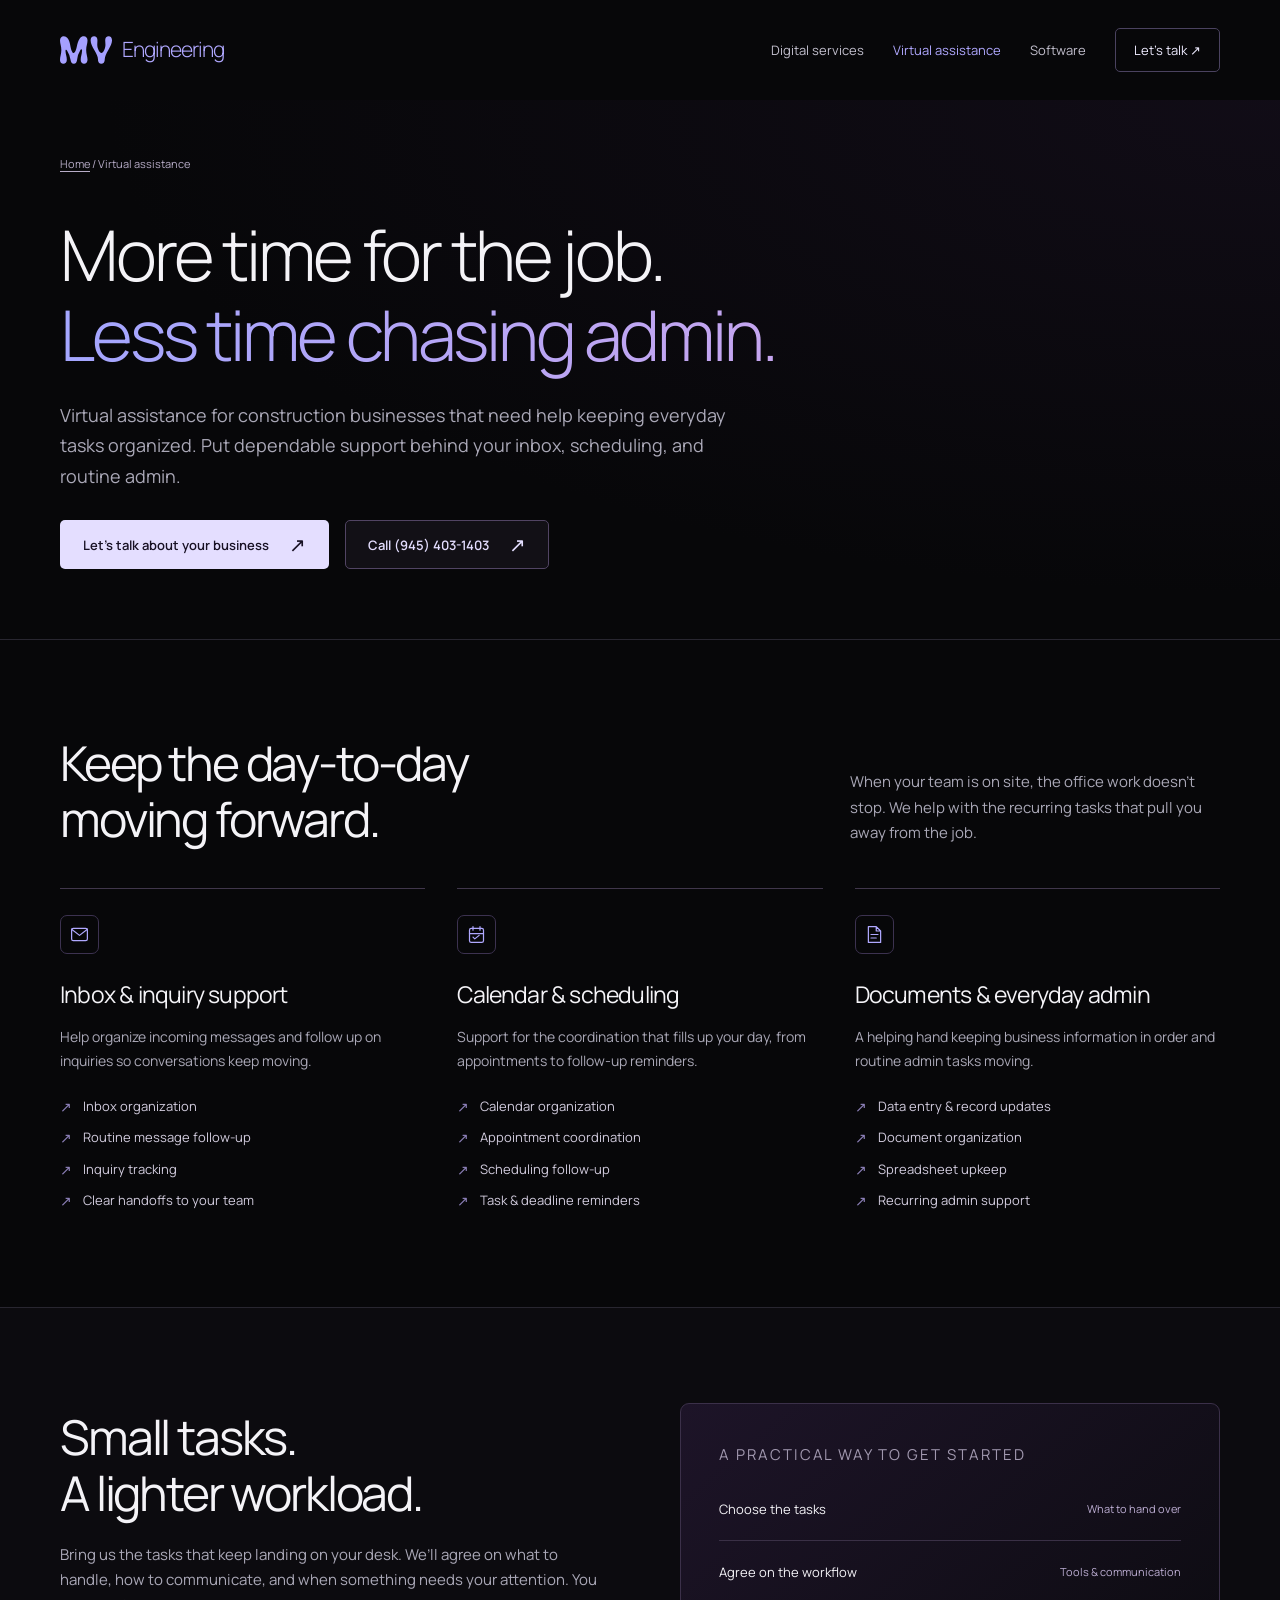
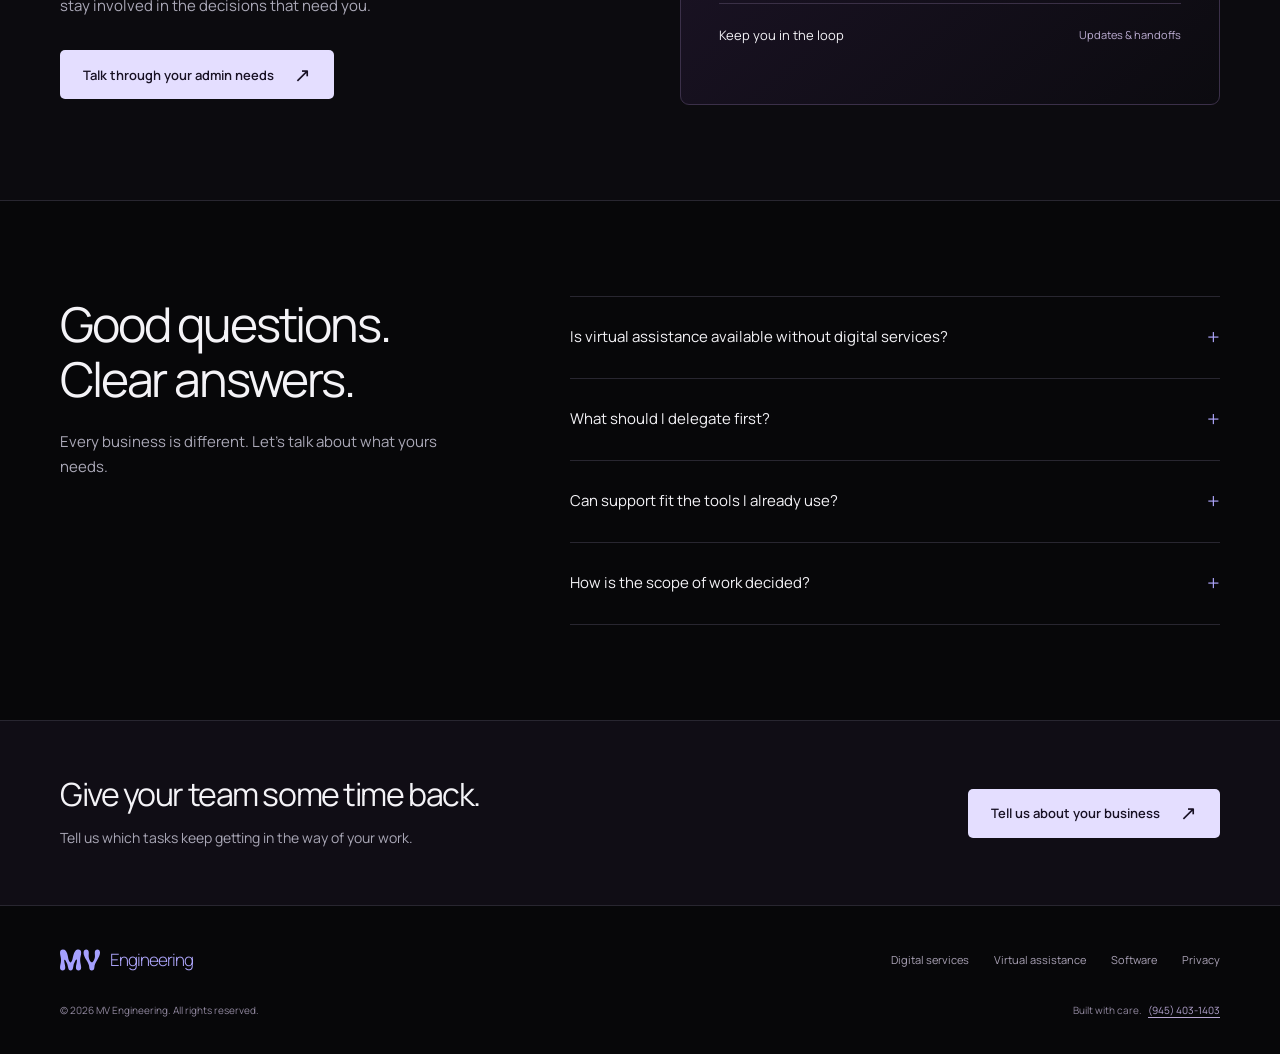
<file: virtual-assistance/index.html>
<!doctype html>
<html lang="en"><head>
<meta charset="utf-8"><meta name="viewport" content="width=device-width,initial-scale=1"><meta name="theme-color" content="#070709">
<title>Virtual Assistance for Construction | MV Engineering</title><meta name="description" content="Virtual assistance for construction businesses. Get help with inbox organization, inquiry follow-up, scheduling, data entry, and everyday admin."><meta name="robots" content="index,follow,max-image-preview:large">
<link rel="canonical" href="https://mvengineering.dev/virtual-assistance/"><link rel="icon" type="image/svg+xml" href="/assets/logo.svg">
<link rel="preload" as="font" type="font/woff2" href="/assets/manrope-latin.woff2" crossorigin><link rel="stylesheet" href="/assets/site.css">
<meta property="og:type" content="website"><meta property="og:site_name" content="MV Engineering"><meta property="og:locale" content="en_US"><meta property="og:title" content="Virtual Assistance for Construction | MV Engineering"><meta property="og:description" content="Virtual assistance for construction businesses. Get help with inbox organization, inquiry follow-up, scheduling, data entry, and everyday admin."><meta property="og:url" content="https://mvengineering.dev/virtual-assistance/"><meta property="og:image" content="https://mvengineering.dev/social-card.png"><meta property="og:image:width" content="1200"><meta property="og:image:height" content="630"><meta property="og:image:alt" content="MV Engineering — websites, Google Ads and virtual assistance for construction businesses."><meta name="twitter:card" content="summary_large_image">
<script type="application/ld+json">[{"@context":"https://schema.org","@type":"Organization","@id":"https://mvengineering.dev/#organization","name":"MV Engineering","url":"https://mvengineering.dev/","logo":"https://mvengineering.dev/assets/logo.svg","telephone":"+19454031403","description":"Websites, Google Ads setup and management, virtual assistance, and software services for small and midsize construction businesses.","hasOfferCatalog":{"@type":"OfferCatalog","name":"MV Engineering services","itemListElement":[{"@type":"OfferCatalog","name":"Digital services","itemListElement":[{"@type":"Service","name":"Construction company websites","url":"https://mvengineering.dev/construction-digital-services/"},{"@type":"Service","name":"Google Ads setup and management","url":"https://mvengineering.dev/construction-digital-services/"}]},{"@type":"Service","name":"Virtual assistance for construction businesses","url":"https://mvengineering.dev/virtual-assistance/"},{"@type":"Service","name":"Software and automation","url":"https://mvengineering.dev/software/"}]}},{"@context":"https://schema.org","@type":"WebPage","@id":"https://mvengineering.dev/virtual-assistance/#webpage","url":"https://mvengineering.dev/virtual-assistance/","name":"Virtual Assistance for Construction | MV Engineering","description":"Virtual assistance for construction businesses. Get help with inbox organization, inquiry follow-up, scheduling, data entry, and everyday admin.","isPartOf":{"@id":"https://mvengineering.dev/#website"},"about":{"@id":"https://mvengineering.dev/#organization"}},{"@context":"https://schema.org","@type":"Service","name":"Virtual assistance for construction businesses","description":"Virtual assistance for construction businesses. Get help with inbox organization, inquiry follow-up, scheduling, data entry, and everyday admin.","url":"https://mvengineering.dev/virtual-assistance/","provider":{"@id":"https://mvengineering.dev/#organization"}}]</script><script src="/assets/site.js" defer></script>
</head><body><a class="skip-link" href="#main">Skip to content</a><header class="header container"><a class="brand" href="/" aria-label="MV Engineering home"><img src="/assets/logo.svg" width="52" height="28" alt=""><span>Engineering</span></a><button class="menu-toggle" type="button" aria-expanded="false" aria-controls="navigation">Menu <span aria-hidden="true">☰</span></button><nav id="navigation" class="nav" aria-label="Main navigation"><a href="/construction-digital-services/">Digital services</a><a href="/virtual-assistance/" aria-current="page">Virtual assistance</a><a href="/software/">Software</a><a class="nav-contact" href="/#contact">Let’s talk <span aria-hidden="true">↗</span></a></nav></header><main id="main"><section class="subhero"><div class="container"><p class="breadcrumb"><a href="/">Home</a> <span aria-hidden="true">/</span> Virtual assistance</p><h1>More time for the job.<br><span class="gradient-text">Less time chasing admin.</span></h1><p class="intro">Virtual assistance for construction businesses that need help keeping everyday tasks organized. Put dependable support behind your inbox, scheduling, and routine admin.</p><div class="actions"><a class="button" href="/#contact">Let’s talk about your business<span class="arrow" aria-hidden="true">↗</span></a><a class="button secondary" href="tel:+19454031403">Call (945) 403-1403<span class="arrow" aria-hidden="true">↗</span></a></div></div></section>
<section class="section container"><div class="section-top"><div><h2>Keep the day-to-day<br>moving forward.</h2></div><p>When your team is on site, the office work doesn’t stop. We help with the recurring tasks that pull you away from the job.</p></div><div class="detail-grid"><article class="detail-card"><span class="icon-box" aria-hidden="true"><svg viewBox="0 0 24 24" fill="none" stroke="currentColor" stroke-width="1.4" stroke-linecap="round" stroke-linejoin="round"><rect x="3" y="5" width="18" height="14" rx="2"/><path d="m3 6 9 7 9-7"/></svg></span><h3>Inbox &amp; inquiry support</h3><p>Help organize incoming messages and follow up on inquiries so conversations keep moving.</p><ul class="service-list"><li>Inbox organization</li><li>Routine message follow-up</li><li>Inquiry tracking</li><li>Clear handoffs to your team</li></ul></article><article class="detail-card"><span class="icon-box" aria-hidden="true"><svg viewBox="0 0 24 24" fill="none" stroke="currentColor" stroke-width="1.4" stroke-linecap="round" stroke-linejoin="round"><rect x="4" y="5" width="16" height="16" rx="2"/><path d="M8 3v4M16 3v4M4 11h16M8 15l2 2 5-4"/></svg></span><h3>Calendar &amp; scheduling</h3><p>Support for the coordination that fills up your day, from appointments to follow-up reminders.</p><ul class="service-list"><li>Calendar organization</li><li>Appointment coordination</li><li>Scheduling follow-up</li><li>Task &amp; deadline reminders</li></ul></article><article class="detail-card"><span class="icon-box" aria-hidden="true"><svg viewBox="0 0 24 24" fill="none" stroke="currentColor" stroke-width="1.4" stroke-linecap="round" stroke-linejoin="round"><path d="M14 3H5v18h14V8l-5-5ZM14 3v5h5M8 12h8M8 16h6"/></svg></span><h3>Documents &amp; everyday admin</h3><p>A helping hand keeping business information in order and routine admin tasks moving.</p><ul class="service-list"><li>Data entry &amp; record updates</li><li>Document organization</li><li>Spreadsheet upkeep</li><li>Recurring admin support</li></ul></article></div></section>
<section class="section process"><div class="container split"><div><h2>Small tasks.<br>A lighter workload.</h2><p>Bring us the tasks that keep landing on your desk. We’ll agree on what to handle, how to communicate, and when something needs your attention. You stay involved in the decisions that need you.</p><div class="actions"><a class="button" href="/#contact">Talk through your admin needs<span class="arrow" aria-hidden="true">↗</span></a></div></div><div class="statement"><p class="small-label">A practical way to get started</p><div class="line"><span>Choose the tasks</span><span>What to hand over</span></div><div class="line"><span>Agree on the workflow</span><span>Tools &amp; communication</span></div><div class="line"><span>Keep you in the loop</span><span>Updates &amp; handoffs</span></div></div></div></section>
<section class="section container"><div class="faq-layout"><div><h2>Good questions.<br>Clear answers.</h2><p>Every business is different. Let’s talk about what yours needs.</p></div><div class="faq-list"><details><summary>Is virtual assistance available without digital services?</summary><p>Yes. You can use virtual assistance on its own. You do not need a new website or a Google Ads campaign to get admin support.</p></details><details><summary>What should I delegate first?</summary><p>Start with recurring tasks that have clear steps, such as organizing an inbox, updating records, coordinating appointments, or following up on inquiries. We’ll help you decide what is a good fit.</p></details><details><summary>Can support fit the tools I already use?</summary><p>Tell us about your current tools and workflow. We’ll discuss how to work within them and what access is needed before starting.</p></details><details><summary>How is the scope of work decided?</summary><p>We agree on the tasks, priorities, communication, and responsibilities before starting. The scope can be revisited as your business needs change.</p></details></div></div></section><section class="cta-band"><div class="container"><div><h2>Give your team some time back.</h2><p>Tell us which tasks keep getting in the way of your work.</p></div><a class="button" href="/#contact">Tell us about your business<span class="arrow" aria-hidden="true">↗</span></a></div></section></main><footer class="footer"><div class="container"><div class="footer-top"><a class="brand" href="/" aria-label="MV Engineering home"><img src="/assets/logo.svg" width="52" height="28" alt=""><span>Engineering</span></a><nav class="footer-links" aria-label="Footer navigation"><a href="/construction-digital-services/">Digital services</a><a href="/virtual-assistance/">Virtual assistance</a><a href="/software/">Software</a><a href="/privacy/">Privacy</a></nav></div><div class="footer-bottom"><span>© <span data-year>2026</span> MV Engineering. All rights reserved.</span><span>Built with care. &nbsp; <a href="tel:+19454031403">(945) 403-1403</a></span></div></div></footer></body></html>
</file>
<file: assets/site.css>
@font-face{font-family:Manrope;src:url('/assets/manrope-latin.woff2') format('woff2');font-style:normal;font-weight:300 700;font-display:swap}
:root{color-scheme:dark;--bg:#070709;--panel:#101014;--text:#f4f3f7;--muted:#aaa8b7;--accent:#b0a8ff;--border:#282630;--font:Manrope,Arial,sans-serif}
*{box-sizing:border-box}html{scroll-padding-top:28px}body{margin:0;background:var(--bg);color:var(--text);font-family:var(--font);font-weight:400;font-size:16px;line-height:1.7;-webkit-font-smoothing:antialiased}a{color:inherit;text-decoration:none}button,input,select,textarea{font:inherit}button,a,input,textarea,select{-webkit-tap-highlight-color:transparent}a:focus-visible,button:focus-visible,summary:focus-visible{outline:2px solid var(--accent);outline-offset:5px}input:focus,textarea:focus,select:focus{outline:2px solid var(--accent);outline-offset:2px}::selection{color:white;background:#554891}img,svg{display:block;max-width:100%}button{cursor:pointer}p,h1,h2,h3{margin:0}p{color:var(--muted)}h1,h2,h3{font-weight:400;line-height:1.15;letter-spacing:-.045em}h1{font-size:clamp(42px,6.8vw,86px);font-weight:300}h2{font-size:clamp(32px,4vw,48px)}h3{font-size:25px;letter-spacing:-.035em}.container{width:min(1160px,calc(100% - 64px));margin-inline:auto}.skip-link{position:absolute;top:-80px;left:20px;background:var(--accent);color:#070709;padding:12px 20px;z-index:10}.skip-link:focus{top:12px}.header{position:relative;z-index:2;display:flex;align-items:center;justify-content:space-between;gap:24px;min-height:100px}.brand{display:flex;align-items:center;gap:10px;flex-shrink:0;font-size:21px;font-weight:300;letter-spacing:-1px;color:var(--accent)}.brand img{width:52px;height:28px}.nav{display:flex;align-items:center;gap:29px;font-size:13px}.nav>a{color:#c2bfcd;padding-block:10px}.nav>a:hover,.nav>a[aria-current=page]{color:var(--accent)}.nav .nav-contact{padding:10px 18px;border:1px solid #4a425f;border-radius:5px;color:#eeebff}.menu-toggle{display:none;background:none;border:1px solid var(--border);border-radius:5px;color:var(--text);padding:9px 12px;font-size:13px}.hero-wrap{position:relative;isolation:isolate;overflow:hidden;border-bottom:1px solid var(--border)}.hero-art{position:absolute;inset:0 0 auto;height:780px;z-index:-1;pointer-events:none;background:url('/assets/glass.svg') right top/auto 100% no-repeat;opacity:.68}.hero-art:after{content:'';position:absolute;inset:0;background:linear-gradient(180deg,transparent 55%,var(--bg) 100%)}.hero{text-align:center;padding:78px 0 64px;position:relative}.eyebrow{display:flex;align-items:center;gap:10px;color:var(--accent);font-size:11px;line-height:1.5;font-weight:600;text-transform:uppercase;letter-spacing:.16em}.eyebrow.center{justify-content:center}.eyebrow .dot{width:5px;height:5px;background:var(--accent);border-radius:50%}.hero h1{max-width:1030px;margin:23px auto}.gradient-text{color:var(--accent);background:linear-gradient(100deg,#a3a6ff,#c5a5ef);-webkit-background-clip:text;background-clip:text;-webkit-text-fill-color:transparent}.hero .intro{font-size:18px;line-height:1.8;max-width:670px;margin:0 auto;color:#c3bfce}.actions{display:flex;align-items:center;gap:16px;margin-top:32px;flex-wrap:wrap}.hero .actions{justify-content:center}.button{display:inline-flex;align-items:center;justify-content:center;gap:20px;min-height:49px;padding:12px 22px;border-radius:5px;border:1px solid transparent;background:#e4deff;color:#181124;font-size:13px;font-weight:600;text-decoration:none}.button:hover{background:#f1edff}.button .arrow{font-size:20px;font-weight:400;line-height:1}.button.secondary{background:#121016;border-color:#514463;color:#e4deff}.button.secondary:hover{background:#21182e}.hero-note{font-size:11px;margin-top:21px;letter-spacing:.03em;color:#aaa2b8}.hero-bottom{display:flex;justify-content:space-between;align-items:center;gap:18px;padding:25px 0;border-top:1px solid #383040;font-size:12px;color:#bab5c6}.hero-bottom .label{font-size:10px;text-transform:uppercase;letter-spacing:.14em;color:#888191}.hero-bottom .items{display:flex;gap:28px}.hero-bottom span{white-space:nowrap}.section{padding-block:95px}.section-top{display:flex;justify-content:space-between;align-items:end;gap:50px;margin-bottom:42px}.section-top h2{margin-top:16px}.section-top>p{max-width:370px;font-size:15px}.services-grid{display:grid;grid-template-columns:1fr 1fr;gap:22px}.service-card{position:relative;padding:34px 34px 29px;background:linear-gradient(135deg,#16121f,#0e0e12 75%);border:1px solid #332b40;border-radius:9px;display:flex;flex-direction:column}.service-card.va{background:linear-gradient(135deg,#11151c,#0e0e12 75%);border-color:#29303a}.card-top{display:flex;justify-content:space-between;align-items:center;margin-bottom:35px}.service-number{font-size:11px;letter-spacing:.08em;color:#94889d}.icon-box{width:39px;height:39px;display:grid;place-items:center;border:1px solid #3c3250;border-radius:7px;color:var(--accent)}.icon-box svg{width:21px;height:21px}.service-card h3{font-size:30px;margin-bottom:17px}.service-card>p{font-size:15px;max-width:430px}.service-list{list-style:none;padding:0;margin:27px 0 31px;display:grid;gap:9px;color:#d2ccde;font-size:13px}.service-list li{display:flex;gap:11px;align-items:start}.service-list li:before{content:'↗';color:#8d80b9;font-size:14px}.text-link{display:inline-flex;align-items:center;gap:22px;align-self:start;color:var(--accent);font-weight:500;font-size:13px;margin-top:auto;min-height:44px}.text-link:hover{text-decoration:underline;text-underline-offset:5px}.software-strip{display:grid;grid-template-columns:1.1fr 1fr auto;gap:32px;align-items:center;padding:30px 0 0;margin-top:26px;border-top:1px solid var(--border)}.software-strip h3{font-size:23px}.software-strip p{font-size:13px}.small-label{font-size:10px;color:#a198af;letter-spacing:.13em;text-transform:uppercase;margin-bottom:10px}.process{background:#0c0b0f;border-block:1px solid var(--border)}.steps{display:grid;grid-template-columns:repeat(3,1fr);gap:40px;margin-top:42px}.step{padding-top:23px;border-top:1px solid #44394f}.step-num{color:#b6a0df;font-size:11px;font-weight:600;letter-spacing:.1em}.step h3{font-size:22px;margin:21px 0 14px}.step p{font-size:14px}.process-note{margin-top:37px;font-size:12px;color:#b3a9c2}.faq-layout{display:grid;grid-template-columns:.85fr 1.3fr;gap:85px}.faq-layout h2{margin-top:15px}.faq-layout>div>p{font-size:15px;margin-top:22px}.faq-list details{border-bottom:1px solid var(--border);padding:19px 0}.faq-list details:first-child{border-top:1px solid var(--border)}summary{cursor:pointer;list-style:none;display:flex;align-items:center;justify-content:space-between;gap:25px;font-size:15px;line-height:1.5;padding:5px 0}summary::-webkit-details-marker{display:none}summary:after{content:'+';color:var(--accent);font-size:22px;font-weight:300}details[open] summary:after{content:'−'}details>p{font-size:14px;line-height:1.9;padding:15px 28px 4px 0}.contact{border-top:1px solid #382e45;background:linear-gradient(120deg,#17101f,#0b0a0e 60%)}.contact-layout{display:grid;grid-template-columns:1fr 1fr;gap:95px}.contact h2{font-size:clamp(38px,4.2vw,54px);margin:18px 0 22px}.contact-copy>p{font-size:15px;max-width:370px}.contact-phone{font-size:26px;letter-spacing:-.04em;color:#d1c3ef;display:inline-block;margin:32px 0 5px}.contact-phone:hover{text-decoration:underline}.contact-small{font-size:12px!important}.form-grid{display:grid;grid-template-columns:1fr 1fr;gap:18px}.field.full{grid-column:1/-1}.field label{display:block;font-size:12px;margin-bottom:8px;color:#cfcbda}.field input,.field textarea,.field select{width:100%;border:1px solid #3a3344;background:#101015;border-radius:5px;color:var(--text);padding:12px 14px;font-size:13px}.field input{min-height:47px}.field textarea{resize:vertical;min-height:120px}.field select{min-height:47px}.field input::placeholder,.field textarea::placeholder{color:#8e869c}.form-submit{display:flex;gap:18px;align-items:start;margin-top:20px}.form-submit .button{flex-shrink:0}.form-disclosure{font-size:10px;line-height:1.8;margin-top:2px;max-width:250px;color:#a8a0b4}.form-disclosure a{text-decoration:underline;text-underline-offset:3px}.status{font-size:13px;min-height:24px;margin-top:13px;color:var(--accent)}.status.error{color:#ffc1bf}.button:disabled{opacity:.65;cursor:wait}.honeypot{position:absolute;width:1px;height:1px;overflow:hidden;clip-path:inset(50%)}.footer{padding:35px 0}.footer-top{display:flex;justify-content:space-between;align-items:center;gap:25px}.footer .brand{font-size:17px}.footer .brand img{width:40px;height:22px}.footer-links{display:flex;gap:25px;font-size:11px;color:#aaa2b6}.footer-links a{padding-block:10px}.footer-links a:hover{color:var(--accent)}.footer-bottom{display:flex;justify-content:space-between;gap:20px;margin-top:22px;font-size:10px;color:#91889f}.footer-bottom a{color:#b8a7d4}.subhero{padding:55px 0 70px;border-bottom:1px solid var(--border);background:radial-gradient(ellipse at top right,#25173255,transparent 65%)}.breadcrumb{font-size:11px;color:#b7acc7;margin-bottom:40px}.breadcrumb a{text-decoration:underline;text-underline-offset:3px}.subhero h1{max-width:970px;font-size:clamp(40px,5.5vw,70px);margin:20px 0 25px}.subhero .intro{font-size:18px;max-width:680px}.subhero .actions{margin-top:29px}.detail-grid{display:grid;grid-template-columns:repeat(3,1fr);gap:32px}.detail-card{border-top:1px solid #40364b;padding-top:26px}.detail-card .icon-box{margin-bottom:27px}.detail-card h3{font-size:23px;margin-bottom:18px}.detail-card p{font-size:14px}.detail-card .service-list{margin:23px 0 0;line-height:1.6}.split{display:grid;grid-template-columns:1fr 1fr;gap:80px;align-items:center}.split h2{margin:18px 0 22px}.split p{font-size:15px}.statement{padding:38px;border:1px solid #3b3049;background:linear-gradient(140deg,#1d1428,#0c0b10);border-radius:9px}.statement .line{display:flex;justify-content:space-between;align-items:center;gap:25px;font-size:13px;padding:20px 0;border-bottom:1px solid #3a3046}.statement .line:last-child{border:0}.statement .line span:last-child{color:#bcadd2;font-size:11px}.statement .line svg{width:18px;height:18px;color:#b6a0df}.cta-band{padding:55px 0;border-block:1px solid var(--border);background:#100d15}.cta-band .container{display:flex;align-items:center;justify-content:space-between;gap:35px}.cta-band h2{font-size:32px}.cta-band p{font-size:14px;margin-top:13px}.prose{max-width:740px;margin-inline:auto;padding-block:70px}.prose h2{font-size:25px;margin:36px 0 17px}.prose p{font-size:15px;margin-bottom:15px}.prose a{color:var(--accent);text-decoration:underline}.notfound{text-align:center;min-height:65vh;padding:100px 0}.notfound h1{font-size:56px;margin:20px 0}.notfound .actions{justify-content:center}
.footer-bottom a{text-decoration:underline;text-underline-offset:3px}
.hero h1,.section-top h2,.faq-layout h2,.contact h2,.split h2,.subhero h1{margin-top:0}
.software-grid{grid-template-columns:repeat(2,minmax(0,1fr));gap:42px 60px}
.software-grid h2{font-size:23px;margin-bottom:18px;letter-spacing:-.035em}
@media(min-width:1450px){.hero-art{background-position:center top;background-size:cover}}
@media(max-width:900px){.container{width:calc(100% - 48px)}.nav{gap:18px}.header{min-height:87px}.hero{padding-top:62px}.section{padding-block:72px}.section-top{gap:25px}.section-top>p{max-width:310px}.service-card{padding:27px}.software-strip{grid-template-columns:1fr 1fr}.software-strip .text-link{grid-column:2}.contact-layout{gap:45px}.faq-layout{gap:40px;grid-template-columns:1fr 1.3fr}.detail-grid{gap:23px}.split{gap:40px}.footer-links{gap:16px}.hero-bottom .items{gap:18px}}
@media(max-width:650px){.container{width:calc(100% - 40px)}.header{min-height:83px;flex-wrap:wrap;gap:0}.brand{font-size:19px}.brand img{width:46px;height:25px}.js .menu-toggle{display:block}.nav{width:100%;justify-content:space-between;gap:12px;padding:0 0 18px;font-size:11px}.js .nav{display:none}.js .nav.is-open{display:flex;flex-wrap:wrap;padding-top:10px}.nav .nav-contact{padding:8px 12px}.hero{padding:57px 0 44px}.eyebrow{font-size:9px;letter-spacing:.12em}.hero h1{font-size:clamp(39px,10.3vw,64px);margin:25px auto;line-height:1.12;letter-spacing:-.05em}.hero .intro{font-size:15px;line-height:1.85}.hero .actions{gap:12px;margin-top:29px}.button{font-size:12px;padding:12px 17px;gap:15px}.hero-note{font-size:10px}.hero-art{height:680px;background-position:50% top;background-size:auto 100%;opacity:.4}.hero-bottom{flex-direction:column;align-items:start;padding:22px 0;gap:12px}.hero-bottom .items{flex-wrap:wrap;gap:10px 20px;font-size:11px}.section{padding-block:61px}.section-top{display:block;margin-bottom:30px}.section-top>p{margin-top:20px;max-width:none;font-size:14px}.services-grid{grid-template-columns:1fr;gap:18px}.service-card{padding:27px 25px}.card-top{margin-bottom:25px}.service-card h3{font-size:29px}.service-card>p{font-size:14px}.service-list{font-size:12px;margin-top:23px}.software-strip{grid-template-columns:1fr;gap:17px;padding-top:28px}.software-strip .text-link{grid-column:auto}.software-strip p{max-width:380px}.steps{grid-template-columns:1fr;gap:27px;margin-top:30px}.step h3{margin-top:14px}.step p{max-width:440px}.faq-layout{grid-template-columns:1fr;gap:29px}.faq-layout>div>p{margin-top:17px}.faq-list summary{font-size:14px}.contact-layout{grid-template-columns:1fr;gap:32px}.contact h2{font-size:43px}.contact-phone{margin-top:24px;font-size:25px}.form-grid{gap:16px}.form-submit{gap:14px;flex-direction:column}.form-disclosure{max-width:none}.footer-top{align-items:start;gap:20px;flex-direction:column}.footer-links{flex-wrap:wrap;gap:8px 22px}.footer-bottom{font-size:9px;flex-direction:column;gap:9px}.subhero{padding:35px 0 54px}.breadcrumb{margin-bottom:30px}.subhero h1{font-size:43px}.subhero .intro{font-size:16px}.detail-grid{grid-template-columns:1fr;gap:34px}.detail-card .icon-box{margin-bottom:22px}.split{grid-template-columns:1fr;gap:32px}.statement{padding:22px}.cta-band .container{display:block}.cta-band .button{margin-top:25px}.cta-band h2{font-size:30px}.prose{padding-block:35px}.notfound{padding-top:60px}.notfound h1{font-size:41px}}
@media(max-width:360px){.container{width:calc(100% - 32px)}.hero h1{font-size:35px}.hero .actions{flex-direction:column}.form-grid{grid-template-columns:1fr}.field.full{grid-column:auto}.nav{font-size:10px;gap:8px}}
.hero h1,.subhero h1{margin-top:0}
@media(max-width:650px){.software-grid{grid-template-columns:1fr;gap:34px}.software-headline{font-size:clamp(31px,9.7vw,38px)}}
</file>
